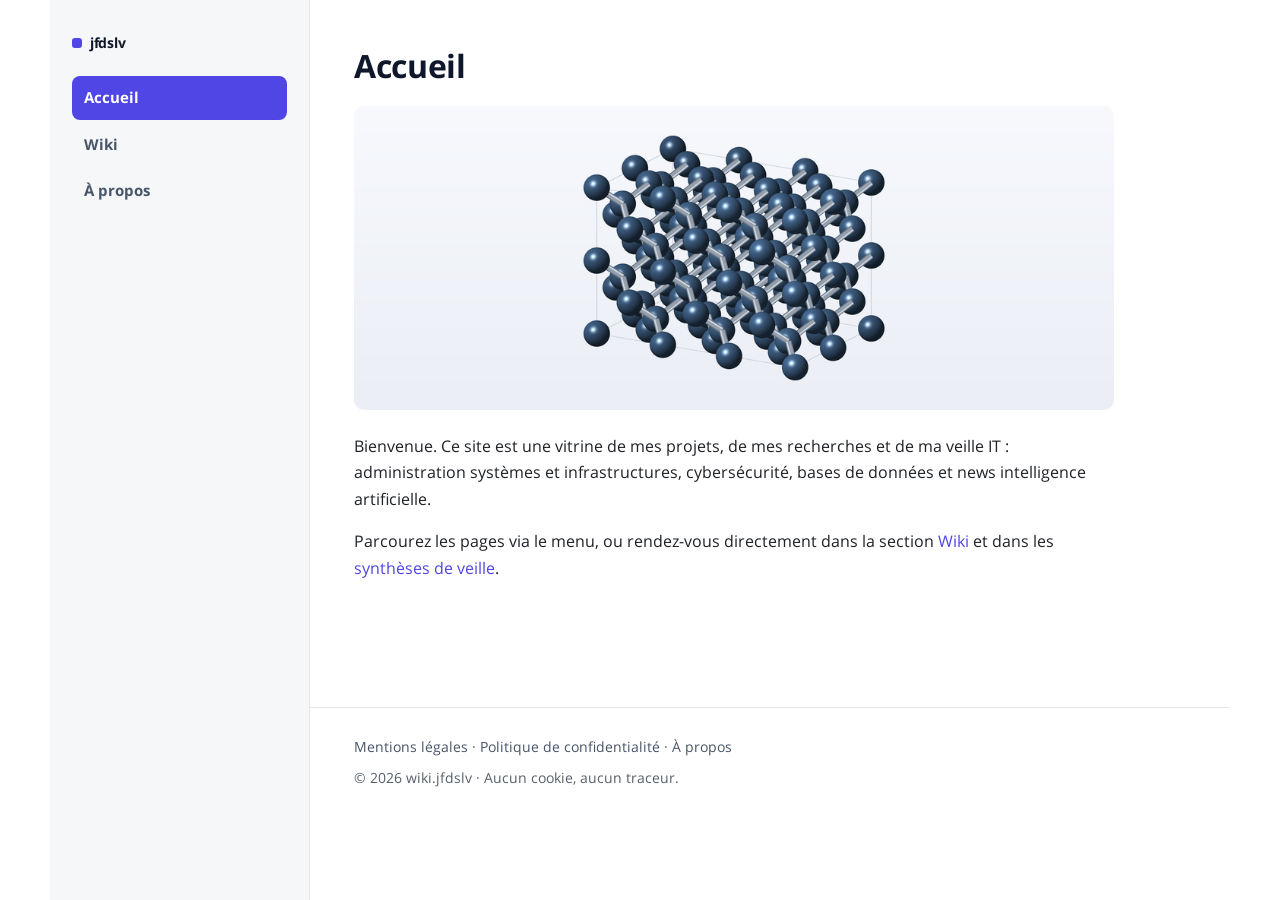
<file: index.html>
<!DOCTYPE html>
<html lang="fr">
<head>
<title>jfdslv</title>
<meta charset="utf-8" />
<meta name="description" content="Bienvenue. Ce site est une vitrine de mes projets, de mes recherches et de ma veille IT : administration systèmes et infrastructures, cybersécurité,…" />
<meta name="author" content="Wiki_Yellow" />
<meta name="generator" content="Datenstrom Yellow" />
<meta name="viewport" content="width=device-width, initial-scale=1" />
<link rel="stylesheet" type="text/css" media="all" href="/assets/stockholm.css" />
<link rel="icon" type="image/png" href="/assets/stockholm.png" />
</head>
<body>
<a class="skip-link" href="#contenu">Aller au contenu</a>
<div class="page layout-default">
<div class="header" role="banner">
<div class="sitename">
<p class="sitename-title"><a href="/"><i class="sitename-logo"></i>jfdslv</a></p>
</div>
<div class="sitename-banner"></div>
<div class="navigation" role="navigation" aria-label="Principale">
<ul>
<li><a class="active" aria-current="page" href="/">Accueil</a></li>
<li><a href="/wiki/">Wiki</a></li>
<li><a href="/about/">À propos</a></li>
</ul>
</div>
<div class="navigation-banner"></div>
</div>
<div class="content">
<div class="main" role="main" id="contenu" tabindex="-1">
<h1>Accueil</h1>
<p><img src="/media/images/silicium-reseau-cubique.png" width="1000" height="400" alt="Structure cristalline du silicium : réseau diamant cubique, atomes de silicium liés en géométrie tétraédrique" title="Structure cristalline du silicium : réseau diamant cubique, atomes de silicium liés en géométrie tétraédrique" class="rounded" /></p>

<p>Bienvenue. Ce site est une vitrine de mes projets, de mes recherches et de ma veille IT : administration systèmes et infrastructures, cybersécurité, bases de données et news intelligence artificielle.</p>

<p>Parcourez les pages via le menu, ou rendez-vous directement dans la section <a href="/wiki/">Wiki</a> et dans les <a href="/wiki/veille-it/">synthèses de veille</a>.</p>
</div>
</div>
<div class="footer" role="contentinfo">
<div class="siteinfo">
<p><a href="/mentions-legales/">Mentions légales</a> · <a href="/confidentialite/">Politique de confidentialité</a> · <a href="/about/">À propos</a></p>

<p>© 2026 wiki.jfdslv · Aucun cookie, aucun traceur.</p>
</div>
<div class="siteinfo-banner"></div>
</div>
</div>
</body>
</html>
</file>
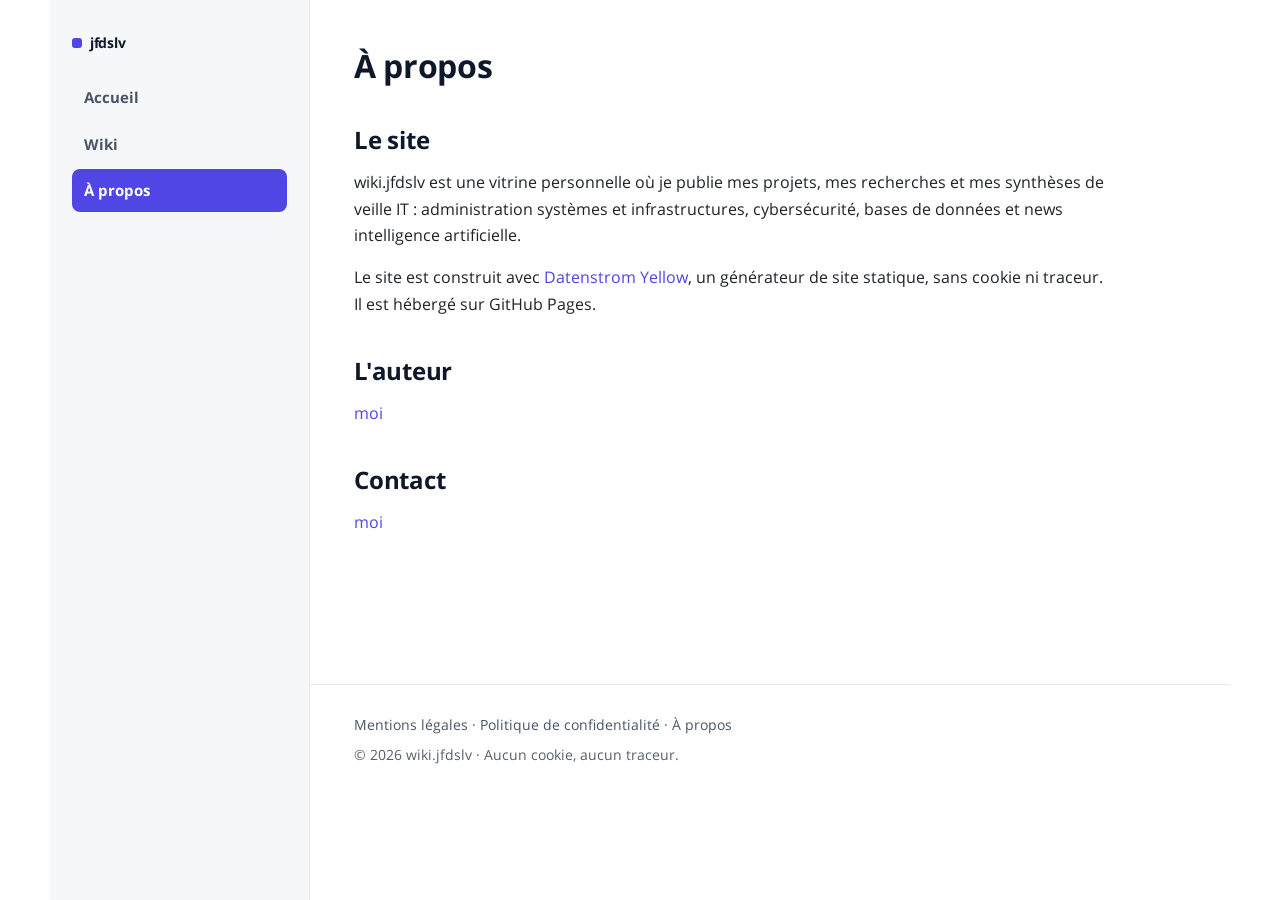
<file: about/index.html>
<!DOCTYPE html>
<html lang="fr">
<head>
<title>À propos - jfdslv</title>
<meta charset="utf-8" />
<meta name="description" content="À propos de wiki.jfdslv : vitrine de projets, de recherches et de veille IT." />
<meta name="author" content="Wiki_Yellow" />
<meta name="generator" content="Datenstrom Yellow" />
<meta name="viewport" content="width=device-width, initial-scale=1" />
<link rel="stylesheet" type="text/css" media="all" href="/assets/stockholm.css" />
<link rel="icon" type="image/png" href="/assets/stockholm.png" />
</head>
<body>
<a class="skip-link" href="#contenu">Aller au contenu</a>
<div class="page layout-default">
<div class="header" role="banner">
<div class="sitename">
<p class="sitename-title"><a href="/"><i class="sitename-logo"></i>jfdslv</a></p>
</div>
<div class="sitename-banner"></div>
<div class="navigation" role="navigation" aria-label="Principale">
<ul>
<li><a href="/">Accueil</a></li>
<li><a href="/wiki/">Wiki</a></li>
<li><a class="active" aria-current="page" href="/about/">À propos</a></li>
</ul>
</div>
<div class="navigation-banner"></div>
</div>
<div class="content">
<div class="main" role="main" id="contenu" tabindex="-1">
<h1>À propos</h1>
<h2 id="le-site">Le site</h2>

<p>wiki.jfdslv est une vitrine personnelle où je publie mes projets, mes recherches et mes synthèses de veille IT : administration systèmes et infrastructures, cybersécurité, bases de données et news intelligence artificielle.</p>

<p>Le site est construit avec <a href="https://datenstrom.se/yellow/">Datenstrom Yellow</a>, un générateur de site statique, sans cookie ni traceur. Il est hébergé sur GitHub Pages.</p>

<h2 id="l-auteur">L'auteur</h2>

<p><a href="https://jfdslv.fr/">moi</a></p>

<h2 id="contact">Contact</h2>

<p><a href="https://jfdslv.fr/">moi</a></p>
</div>
</div>
<div class="footer" role="contentinfo">
<div class="siteinfo">
<p><a href="/mentions-legales/">Mentions légales</a> · <a href="/confidentialite/">Politique de confidentialité</a> · <a href="/about/">À propos</a></p>

<p>© 2026 wiki.jfdslv · Aucun cookie, aucun traceur.</p>
</div>
<div class="siteinfo-banner"></div>
</div>
</div>
</body>
</html>
</file>
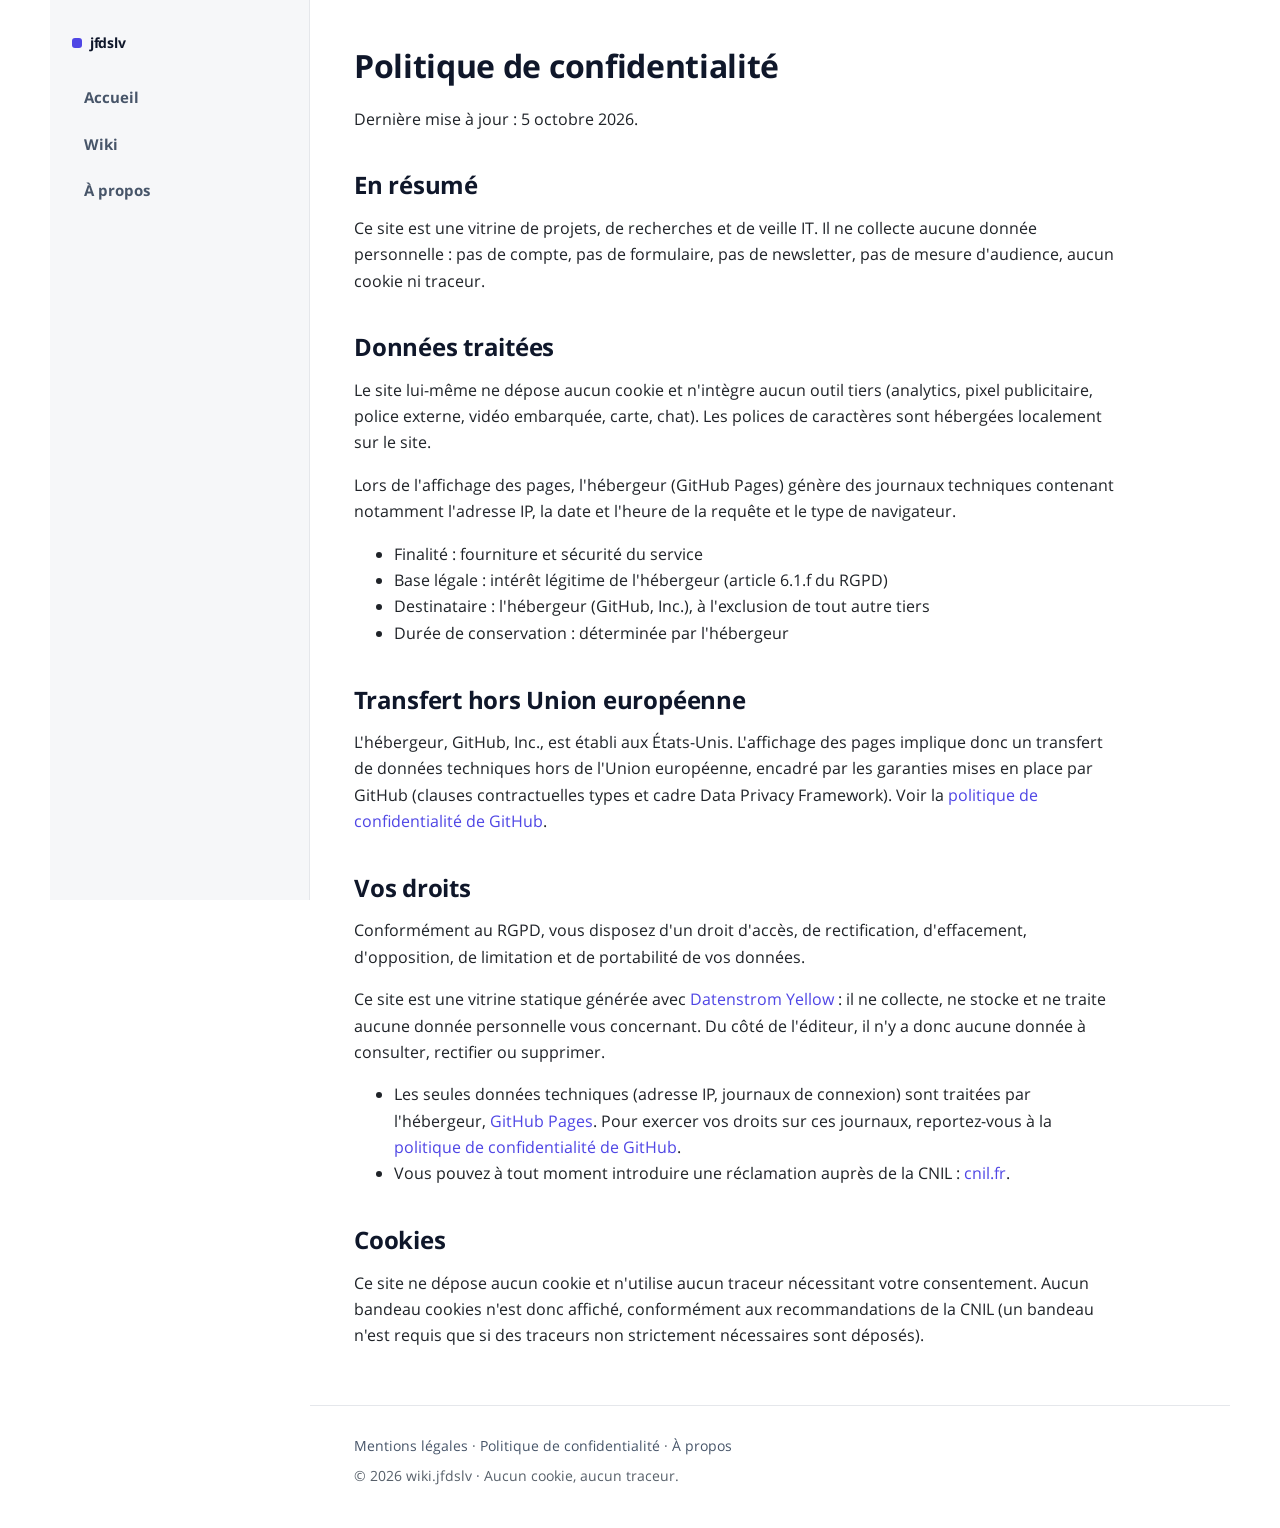
<file: confidentialite/index.html>
<!DOCTYPE html>
<html lang="fr">
<head>
<title>Politique de confidentialité - jfdslv</title>
<meta charset="utf-8" />
<meta name="description" content="Politique de confidentialité du site wiki.jfdslv. Le site ne collecte aucune donnée personnelle." />
<meta name="author" content="Wiki_Yellow" />
<meta name="generator" content="Datenstrom Yellow" />
<meta name="viewport" content="width=device-width, initial-scale=1" />
<link rel="stylesheet" type="text/css" media="all" href="/assets/stockholm.css" />
<link rel="icon" type="image/png" href="/assets/stockholm.png" />
</head>
<body>
<a class="skip-link" href="#contenu">Aller au contenu</a>
<div class="page layout-default">
<div class="header" role="banner">
<div class="sitename">
<p class="sitename-title"><a href="/"><i class="sitename-logo"></i>jfdslv</a></p>
</div>
<div class="sitename-banner"></div>
<div class="navigation" role="navigation" aria-label="Principale">
<ul>
<li><a href="/">Accueil</a></li>
<li><a href="/wiki/">Wiki</a></li>
<li><a href="/about/">À propos</a></li>
</ul>
</div>
<div class="navigation-banner"></div>
</div>
<div class="content">
<div class="main" role="main" id="contenu" tabindex="-1">
<h1>Politique de confidentialité</h1>
<p>Dernière mise à jour : 5 octobre 2026.</p>

<h2 id="en-résumé">En résumé</h2>

<p>Ce site est une vitrine de projets, de recherches et de veille IT. Il ne collecte aucune donnée personnelle : pas de compte, pas de formulaire, pas de newsletter, pas de mesure d'audience, aucun cookie ni traceur.</p>

<h2 id="données-traitées">Données traitées</h2>

<p>Le site lui-même ne dépose aucun cookie et n'intègre aucun outil tiers (analytics, pixel publicitaire, police externe, vidéo embarquée, carte, chat). Les polices de caractères sont hébergées localement sur le site.</p>

<p>Lors de l'affichage des pages, l'hébergeur (GitHub Pages) génère des journaux techniques contenant notamment l'adresse IP, la date et l'heure de la requête et le type de navigateur.</p>

<ul>
<li>Finalité : fourniture et sécurité du service</li>
<li>Base légale : intérêt légitime de l'hébergeur (article 6.1.f du RGPD)</li>
<li>Destinataire : l'hébergeur (GitHub, Inc.), à l'exclusion de tout autre tiers</li>
<li>Durée de conservation : déterminée par l'hébergeur</li>
</ul>

<h2 id="transfert-hors-union-européenne">Transfert hors Union européenne</h2>

<p>L'hébergeur, GitHub, Inc., est établi aux États-Unis. L'affichage des pages implique donc un transfert de données techniques hors de l'Union européenne, encadré par les garanties mises en place par GitHub (clauses contractuelles types et cadre Data Privacy Framework). Voir la <a href="https://docs.github.com/fr/site-policy/privacy-policies/github-general-privacy-statement">politique de confidentialité de GitHub</a>.</p>

<h2 id="vos-droits">Vos droits</h2>

<p>Conformément au RGPD, vous disposez d'un droit d'accès, de rectification, d'effacement, d'opposition, de limitation et de portabilité de vos données.</p>

<p>Ce site est une vitrine statique générée avec <a href="https://datenstrom.se/yellow/">Datenstrom Yellow</a> : il ne collecte, ne stocke et ne traite aucune donnée personnelle vous concernant. Du côté de l'éditeur, il n'y a donc aucune donnée à consulter, rectifier ou supprimer.</p>

<ul>
<li>Les seules données techniques (adresse IP, journaux de connexion) sont traitées par l'hébergeur, <a href="https://docs.github.com/fr/pages">GitHub Pages</a>. Pour exercer vos droits sur ces journaux, reportez-vous à la <a href="https://docs.github.com/fr/site-policy/privacy-policies/github-general-privacy-statement">politique de confidentialité de GitHub</a>.</li>
<li>Vous pouvez à tout moment introduire une réclamation auprès de la CNIL : <a href="https://www.cnil.fr">cnil.fr</a>.</li>
</ul>

<h2 id="cookies">Cookies</h2>

<p>Ce site ne dépose aucun cookie et n'utilise aucun traceur nécessitant votre consentement. Aucun bandeau cookies n'est donc affiché, conformément aux recommandations de la CNIL (un bandeau n'est requis que si des traceurs non strictement nécessaires sont déposés).</p>
</div>
</div>
<div class="footer" role="contentinfo">
<div class="siteinfo">
<p><a href="/mentions-legales/">Mentions légales</a> · <a href="/confidentialite/">Politique de confidentialité</a> · <a href="/about/">À propos</a></p>

<p>© 2026 wiki.jfdslv · Aucun cookie, aucun traceur.</p>
</div>
<div class="siteinfo-banner"></div>
</div>
</div>
</body>
</html>
</file>
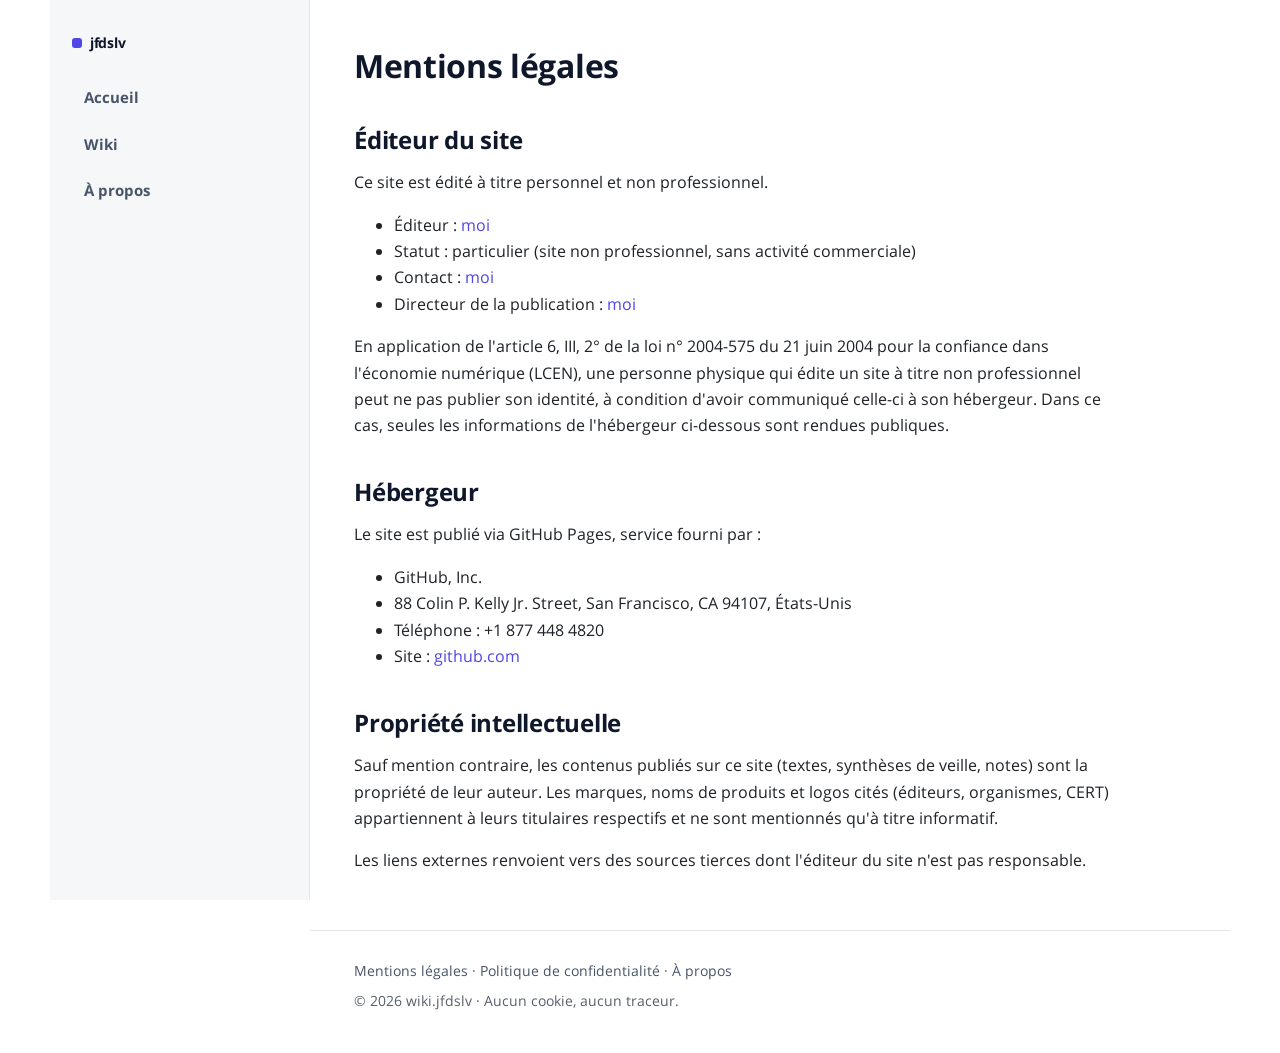
<file: mentions-legales/index.html>
<!DOCTYPE html>
<html lang="fr">
<head>
<title>Mentions légales - jfdslv</title>
<meta charset="utf-8" />
<meta name="description" content="Mentions légales du site wiki.jfdslv : éditeur et hébergeur." />
<meta name="author" content="Wiki_Yellow" />
<meta name="generator" content="Datenstrom Yellow" />
<meta name="viewport" content="width=device-width, initial-scale=1" />
<link rel="stylesheet" type="text/css" media="all" href="/assets/stockholm.css" />
<link rel="icon" type="image/png" href="/assets/stockholm.png" />
</head>
<body>
<a class="skip-link" href="#contenu">Aller au contenu</a>
<div class="page layout-default">
<div class="header" role="banner">
<div class="sitename">
<p class="sitename-title"><a href="/"><i class="sitename-logo"></i>jfdslv</a></p>
</div>
<div class="sitename-banner"></div>
<div class="navigation" role="navigation" aria-label="Principale">
<ul>
<li><a href="/">Accueil</a></li>
<li><a href="/wiki/">Wiki</a></li>
<li><a href="/about/">À propos</a></li>
</ul>
</div>
<div class="navigation-banner"></div>
</div>
<div class="content">
<div class="main" role="main" id="contenu" tabindex="-1">
<h1>Mentions légales</h1>
<h2 id="éditeur-du-site">Éditeur du site</h2>

<p>Ce site est édité à titre personnel et non professionnel.</p>

<ul>
<li>Éditeur : <a href="https://jfdslv.fr/">moi</a></li>
<li>Statut : particulier (site non professionnel, sans activité commerciale)</li>
<li>Contact : <a href="https://jfdslv.fr/">moi</a></li>
<li>Directeur de la publication : <a href="https://jfdslv.fr/">moi</a></li>
</ul>

<p>En application de l'article 6, III, 2° de la loi n° 2004-575 du 21 juin 2004 pour la confiance dans l'économie numérique (LCEN), une personne physique qui édite un site à titre non professionnel peut ne pas publier son identité, à condition d'avoir communiqué celle-ci à son hébergeur. Dans ce cas, seules les informations de l'hébergeur ci-dessous sont rendues publiques.</p>

<h2 id="hébergeur">Hébergeur</h2>

<p>Le site est publié via GitHub Pages, service fourni par :</p>

<ul>
<li>GitHub, Inc.</li>
<li>88 Colin P. Kelly Jr. Street, San Francisco, CA 94107, États-Unis</li>
<li>Téléphone : +1 877 448 4820</li>
<li>Site : <a href="https://github.com">github.com</a></li>
</ul>

<h2 id="propriété-intellectuelle">Propriété intellectuelle</h2>

<p>Sauf mention contraire, les contenus publiés sur ce site (textes, synthèses de veille, notes) sont la propriété de leur auteur. Les marques, noms de produits et logos cités (éditeurs, organismes, CERT) appartiennent à leurs titulaires respectifs et ne sont mentionnés qu'à titre informatif.</p>

<p>Les liens externes renvoient vers des sources tierces dont l'éditeur du site n'est pas responsable.</p>
</div>
</div>
<div class="footer" role="contentinfo">
<div class="siteinfo">
<p><a href="/mentions-legales/">Mentions légales</a> · <a href="/confidentialite/">Politique de confidentialité</a> · <a href="/about/">À propos</a></p>

<p>© 2026 wiki.jfdslv · Aucun cookie, aucun traceur.</p>
</div>
<div class="siteinfo-banner"></div>
</div>
</div>
</body>
</html>
</file>
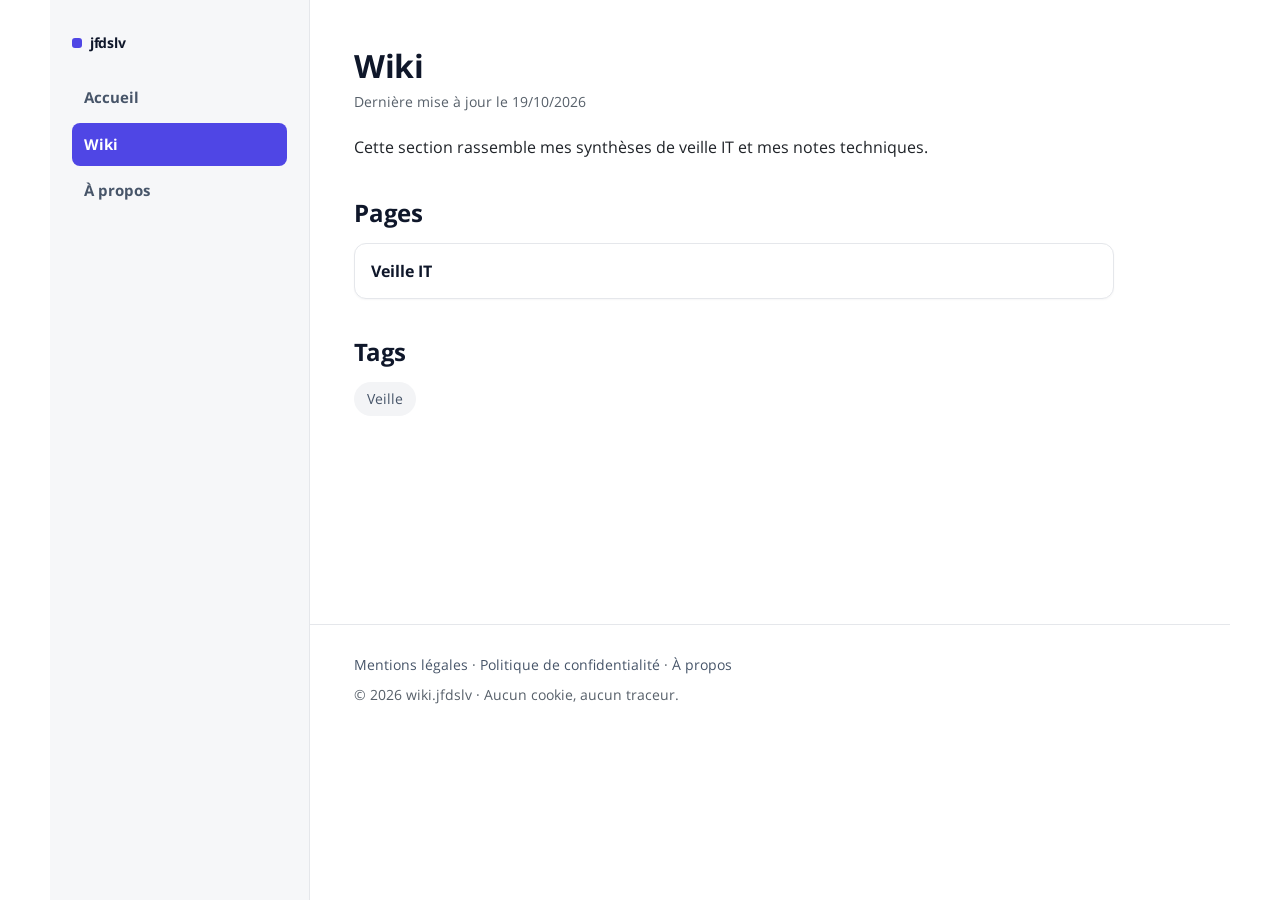
<file: wiki/index.html>
<!DOCTYPE html>
<html lang="fr">
<head>
<title>Wiki - jfdslv</title>
<meta charset="utf-8" />
<meta name="description" content="Cette section rassemble mes synthèses de veille IT et mes notes techniques. Pages Veille IT Tags Veille" />
<meta name="author" content="Wiki_Yellow" />
<meta name="generator" content="Datenstrom Yellow" />
<meta name="viewport" content="width=device-width, initial-scale=1" />
<link rel="stylesheet" type="text/css" media="all" href="/assets/stockholm.css" />
<link rel="icon" type="image/png" href="/assets/stockholm.png" />
</head>
<body>
<a class="skip-link" href="#contenu">Aller au contenu</a>
<div class="page layout-wiki">
<div class="header" role="banner">
<div class="sitename">
<p class="sitename-title"><a href="/"><i class="sitename-logo"></i>jfdslv</a></p>
</div>
<div class="sitename-banner"></div>
<div class="navigation" role="navigation" aria-label="Principale">
<ul>
<li><a href="/">Accueil</a></li>
<li><a class="active" aria-current="page" href="/wiki/">Wiki</a></li>
<li><a href="/about/">À propos</a></li>
</ul>
</div>
<div class="navigation-banner"></div>
</div>
<div class="content">
<div class="main" role="main" id="contenu" tabindex="-1">
<div class="entry">
<div class="entry-title"><h1>Wiki</h1></div>
<div class="entry-meta"><p>Dernière mise à jour le 19/10/2026</p></div>
<div class="entry-content"><p>Cette section rassemble mes synthèses de veille IT et mes notes techniques.</p>

<h2 id="pages">Pages</h2>

<div class="wikipages">
<ul>
<li><a class="tag-veille" href="/wiki/veille-it">Veille IT</a></li>
</ul>
</div>


<h2 id="tags">Tags</h2>

<div class="wikitags">
<ul>
<li><a href="/wiki/tag:veille/">Veille</a></li>
</ul>
</div>

</div>
</div>
</div>
</div>
<div class="footer" role="contentinfo">
<div class="siteinfo">
<p><a href="/mentions-legales/">Mentions légales</a> · <a href="/confidentialite/">Politique de confidentialité</a> · <a href="/about/">À propos</a></p>

<p>© 2026 wiki.jfdslv · Aucun cookie, aucun traceur.</p>
</div>
<div class="siteinfo-banner"></div>
</div>
</div>
</body>
</html>
</file>
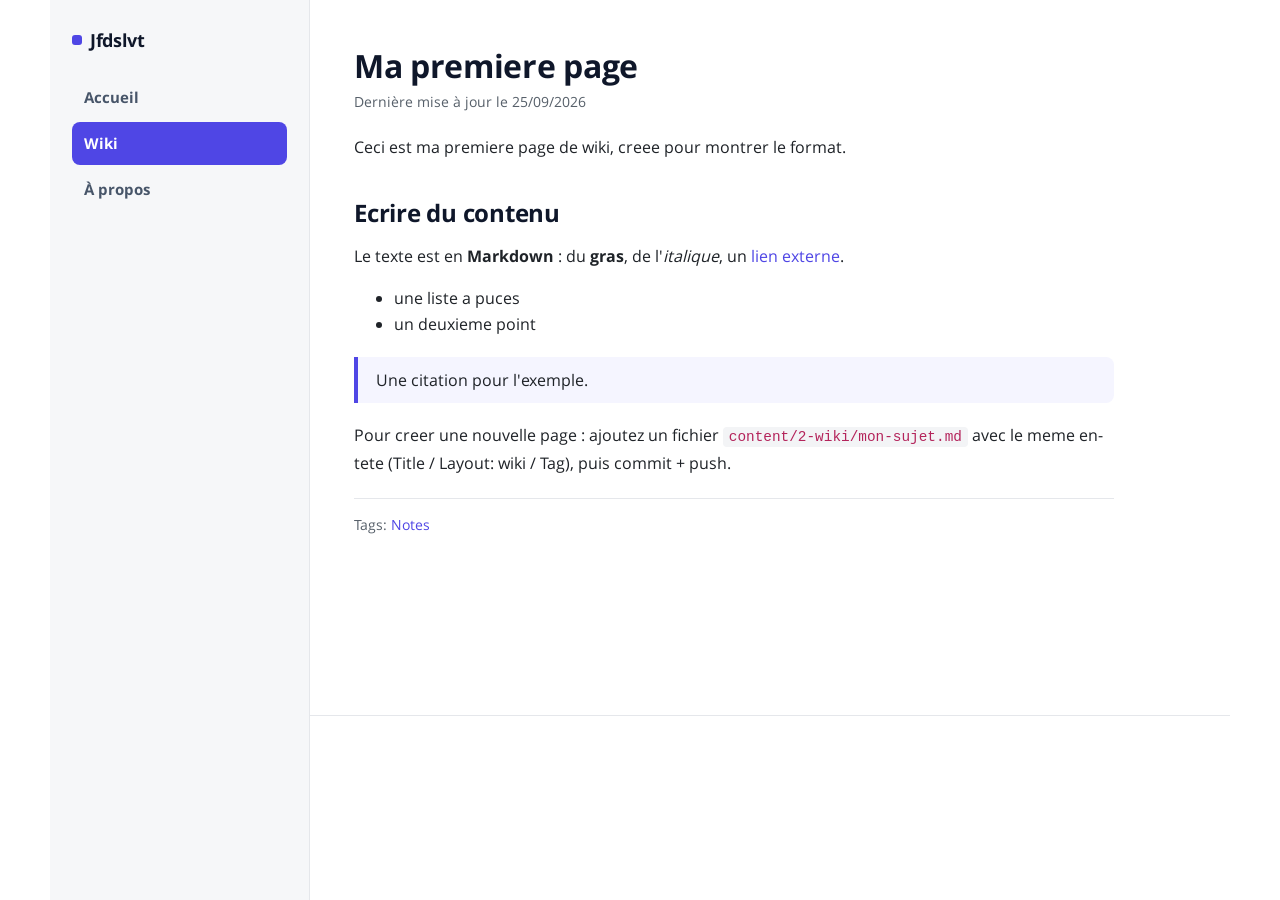
<file: wiki/ma-premiere-page/index.html>
<!DOCTYPE html>
<html lang="fr">
<head>
<title>Ma premiere page - Jfdslvt</title>
<meta charset="utf-8" />
<meta name="description" content="Ceci est ma premiere page de wiki, creee pour montrer le format. Ecrire du contenu Le texte est en Markdown : du gras, de l&#039;italique, un lien externe…" />
<meta name="author" content="Wiki_Yellow" />
<meta name="generator" content="Datenstrom Yellow" />
<meta name="viewport" content="width=device-width, initial-scale=1" />
<link rel="stylesheet" type="text/css" media="all" href="/assets/stockholm.css" />
<link rel="icon" type="image/png" href="/assets/stockholm.png" />
</head>
<body>
<div class="page layout-wiki">
<div class="header" role="banner">
<div class="sitename">
<h1><a href="/"><i class="sitename-logo"></i>Jfdslvt</a></h1>
</div>
<div class="sitename-banner"></div>
<div class="navigation" role="navigation" aria-label="Principale">
<ul>
<li><a href="/">Accueil</a></li>
<li><a class="active" aria-current="page" href="/wiki/">Wiki</a></li>
<li><a href="/about/">À propos</a></li>
</ul>
</div>
<div class="navigation-banner"></div>
</div>
<div class="content">
<div class="main" role="main">
<div class="entry tag-notes">
<div class="entry-title"><h1>Ma premiere page</h1></div>
<div class="entry-meta"><p>Dernière mise à jour le 25/09/2026</p></div>
<div class="entry-content"><p>Ceci est ma premiere page de wiki, creee pour montrer le format.</p>

<h2 id="ecrire-du-contenu">Ecrire du contenu</h2>

<p>Le texte est en <strong>Markdown</strong> : du <strong>gras</strong>, de l'<em>italique</em>, un <a href="https://datenstrom.se/yellow/help/">lien externe</a>.</p>

<ul>
<li>une liste a puces</li>
<li>un deuxieme point</li>
</ul>

<blockquote>
  <p>Une citation pour l'exemple.</p>
</blockquote>

<p>Pour creer une nouvelle page : ajoutez un fichier <code>content/2-wiki/mon-sujet.md</code> avec le meme en-tete (Title / Layout: wiki / Tag), puis commit + push.</p>
</div>
<div class="entry-tags">
<p>Tags: <a href="/wiki/tag:notes/">Notes</a></p>
</div>
</div>
</div>
</div>
<div class="footer" role="contentinfo">
<div class="siteinfo">
</div>
<div class="siteinfo-banner"></div>
</div>
</div>
</body>
</html>
</file>
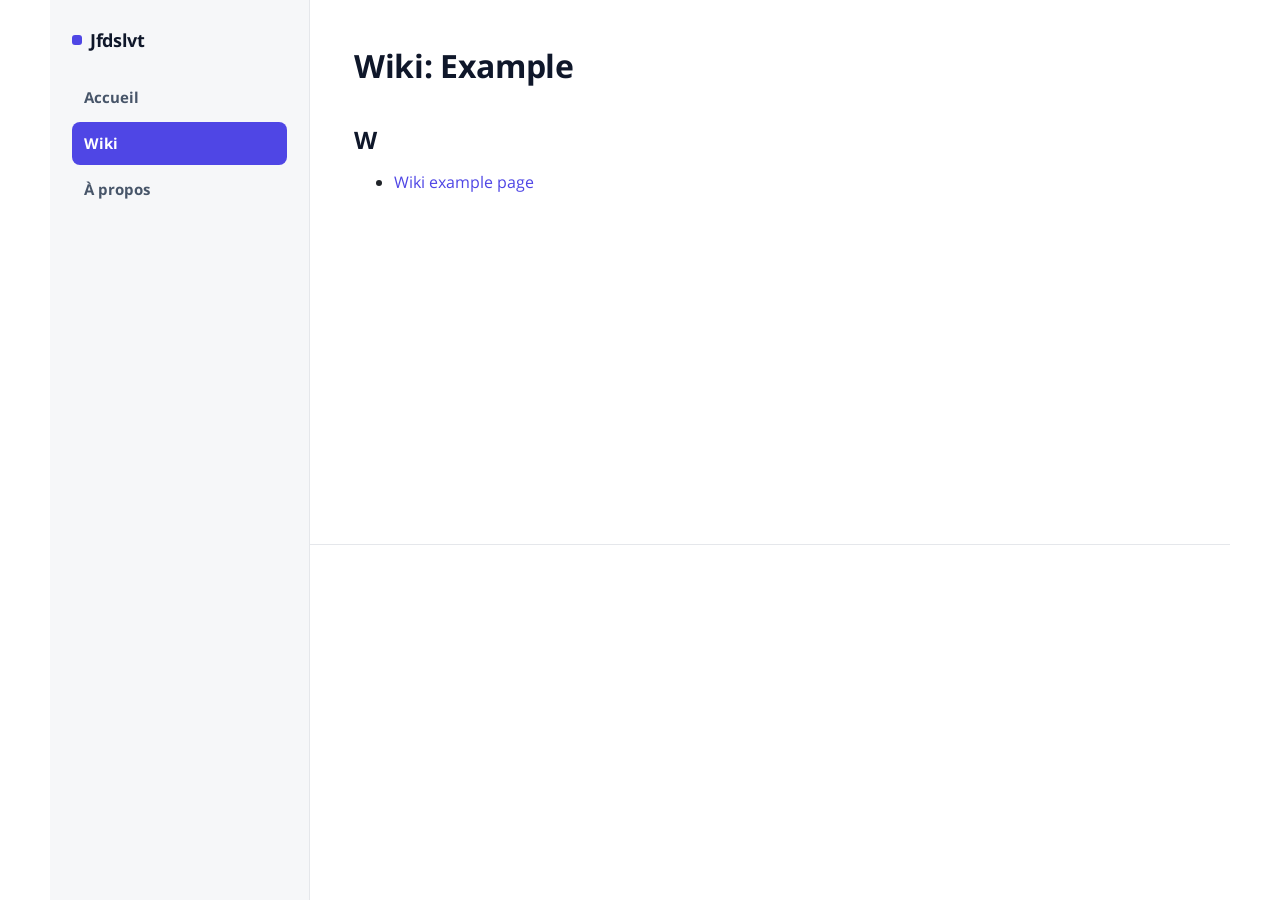
<file: wiki/tag:example/index.html>
<!DOCTYPE html>
<html lang="fr">
<head>
<title>Example - Jfdslvt</title>
<meta charset="utf-8" />
<meta name="description" content="Datenstrom Yellow is for people who make small websites. Download one file, unzip it and copy everything to your web server. Your website is…" />
<meta name="author" content="Wiki_Yellow" />
<meta name="generator" content="Datenstrom Yellow" />
<meta name="viewport" content="width=device-width, initial-scale=1" />
<link rel="stylesheet" type="text/css" media="all" href="/assets/stockholm.css" />
<link rel="icon" type="image/png" href="/assets/stockholm.png" />
</head>
<body>
<div class="page layout-wiki-start">
<div class="header" role="banner">
<div class="sitename">
<h1><a href="/"><i class="sitename-logo"></i>Jfdslvt</a></h1>
</div>
<div class="sitename-banner"></div>
<div class="navigation" role="navigation" aria-label="Principale">
<ul>
<li><a href="/">Accueil</a></li>
<li><a class="active" aria-current="page" href="/wiki/">Wiki</a></li>
<li><a href="/about/">À propos</a></li>
</ul>
</div>
<div class="navigation-banner"></div>
</div>
<div class="content">
<div class="main" role="main">
<h1>Wiki: Example</h1>
<h2>W</h2>
<ul>
<li><a href="/wiki/wiki-example-page">Wiki example page</a></li>
</ul>
</div>
</div>
<div class="footer" role="contentinfo">
<div class="siteinfo">
</div>
<div class="siteinfo-banner"></div>
</div>
</div>
</body>
</html>
</file>
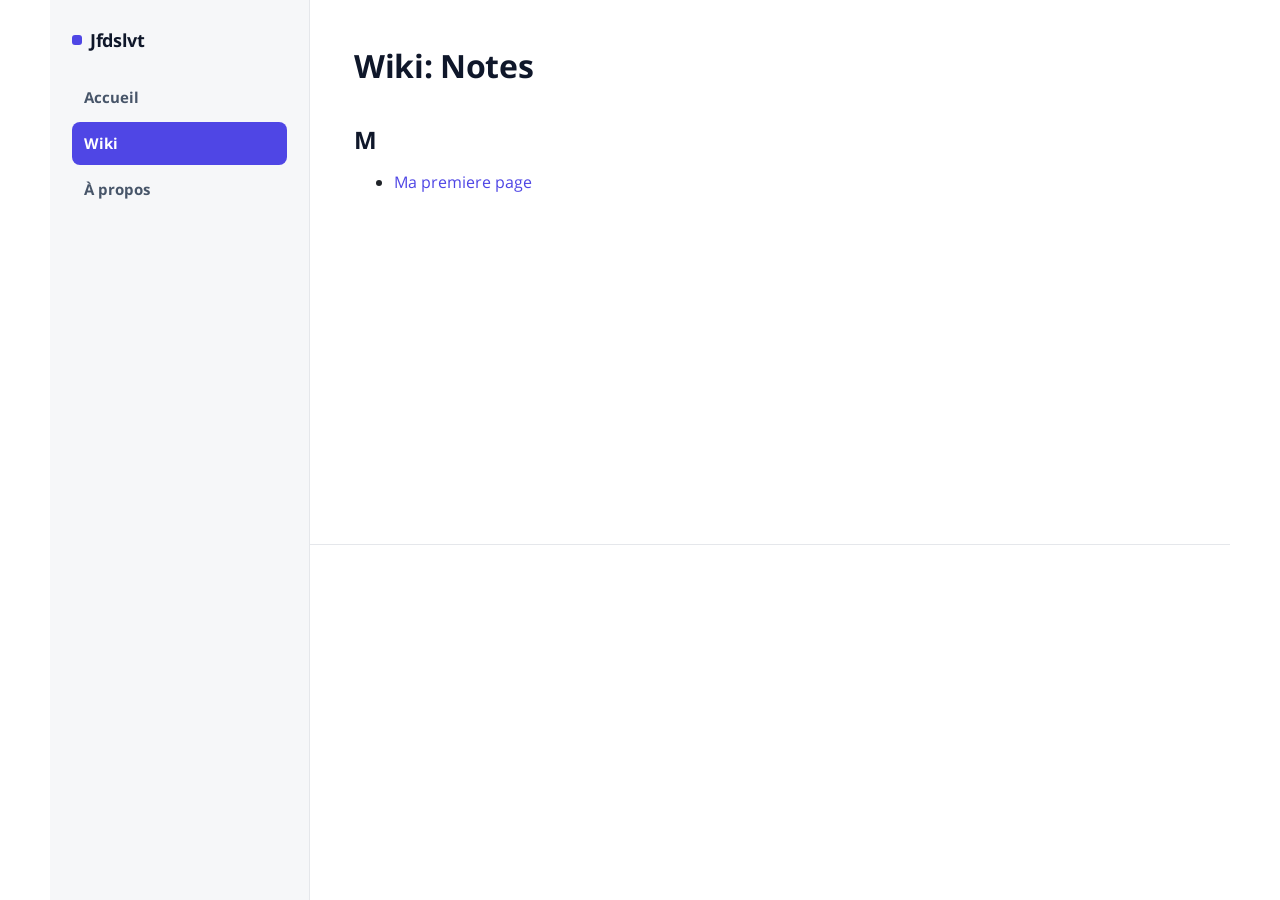
<file: wiki/tag:notes/index.html>
<!DOCTYPE html>
<html lang="fr">
<head>
<title>Notes - Jfdslvt</title>
<meta charset="utf-8" />
<meta name="description" content="Datenstrom Yellow is for people who make small websites. Download one file, unzip it and copy everything to your web server. Your website is…" />
<meta name="author" content="Wiki_Yellow" />
<meta name="generator" content="Datenstrom Yellow" />
<meta name="viewport" content="width=device-width, initial-scale=1" />
<link rel="stylesheet" type="text/css" media="all" href="/assets/stockholm.css" />
<link rel="icon" type="image/png" href="/assets/stockholm.png" />
</head>
<body>
<div class="page layout-wiki-start">
<div class="header" role="banner">
<div class="sitename">
<h1><a href="/"><i class="sitename-logo"></i>Jfdslvt</a></h1>
</div>
<div class="sitename-banner"></div>
<div class="navigation" role="navigation" aria-label="Principale">
<ul>
<li><a href="/">Accueil</a></li>
<li><a class="active" aria-current="page" href="/wiki/">Wiki</a></li>
<li><a href="/about/">À propos</a></li>
</ul>
</div>
<div class="navigation-banner"></div>
</div>
<div class="content">
<div class="main" role="main">
<h1>Wiki: Notes</h1>
<h2>M</h2>
<ul>
<li><a href="/wiki/ma-premiere-page">Ma premiere page</a></li>
</ul>
</div>
</div>
<div class="footer" role="contentinfo">
<div class="siteinfo">
</div>
<div class="siteinfo-banner"></div>
</div>
</div>
</body>
</html>
</file>
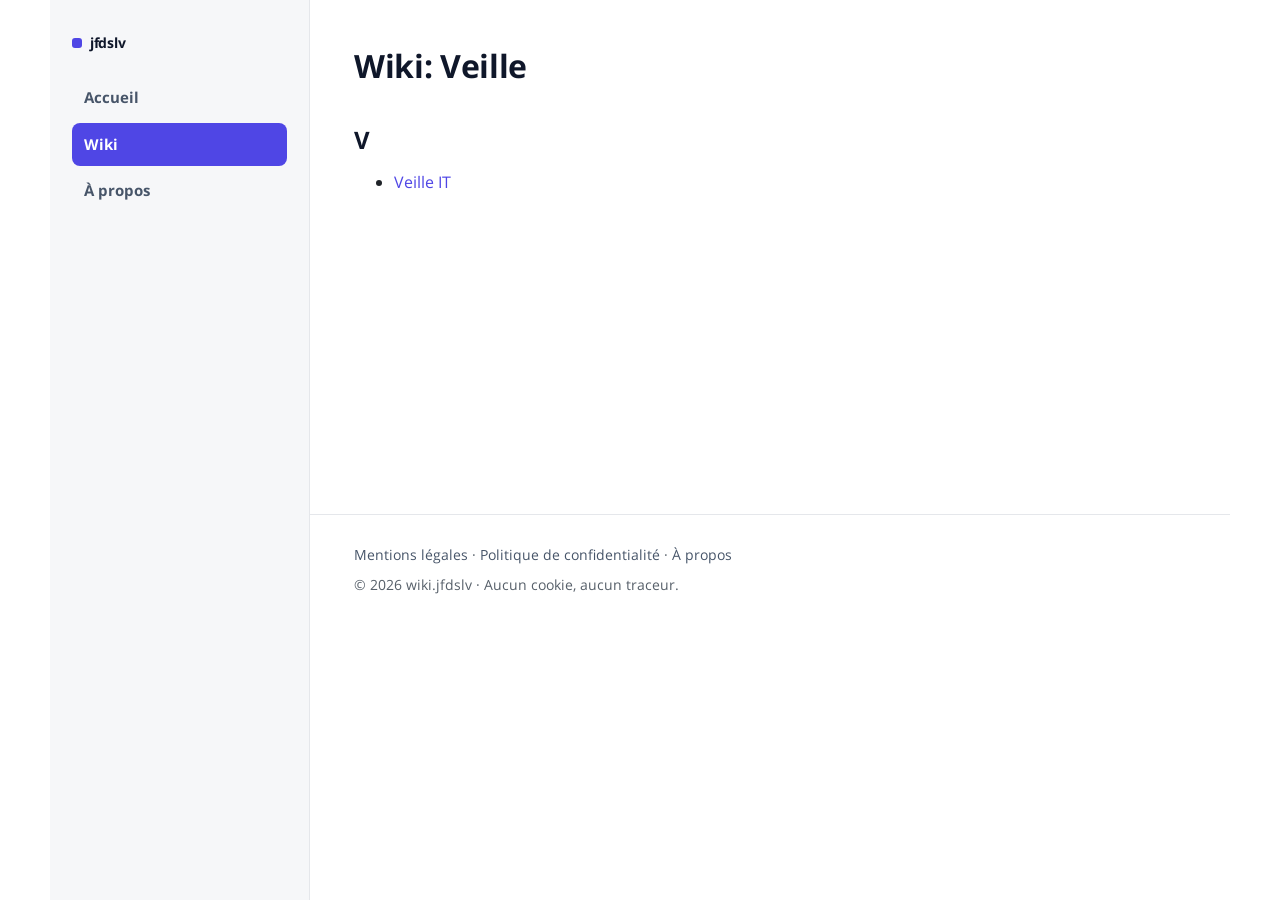
<file: wiki/tag:veille/index.html>
<!DOCTYPE html>
<html lang="fr">
<head>
<title>Veille - jfdslv</title>
<meta charset="utf-8" />
<meta name="description" content="Cette section rassemble mes synthèses de veille IT et mes notes techniques. Pages Veille IT Tags Veille" />
<meta name="author" content="Wiki_Yellow" />
<meta name="generator" content="Datenstrom Yellow" />
<meta name="viewport" content="width=device-width, initial-scale=1" />
<link rel="stylesheet" type="text/css" media="all" href="/assets/stockholm.css" />
<link rel="icon" type="image/png" href="/assets/stockholm.png" />
</head>
<body>
<a class="skip-link" href="#contenu">Aller au contenu</a>
<div class="page layout-wiki-start">
<div class="header" role="banner">
<div class="sitename">
<p class="sitename-title"><a href="/"><i class="sitename-logo"></i>jfdslv</a></p>
</div>
<div class="sitename-banner"></div>
<div class="navigation" role="navigation" aria-label="Principale">
<ul>
<li><a href="/">Accueil</a></li>
<li><a class="active" aria-current="page" href="/wiki/">Wiki</a></li>
<li><a href="/about/">À propos</a></li>
</ul>
</div>
<div class="navigation-banner"></div>
</div>
<div class="content">
<div class="main" role="main" id="contenu" tabindex="-1">
<h1>Wiki: Veille</h1>
<h2>V</h2>
<ul>
<li><a href="/wiki/veille-it">Veille IT</a></li>
</ul>
</div>
</div>
<div class="footer" role="contentinfo">
<div class="siteinfo">
<p><a href="/mentions-legales/">Mentions légales</a> · <a href="/confidentialite/">Politique de confidentialité</a> · <a href="/about/">À propos</a></p>

<p>© 2026 wiki.jfdslv · Aucun cookie, aucun traceur.</p>
</div>
<div class="siteinfo-banner"></div>
</div>
</div>
</body>
</html>
</file>
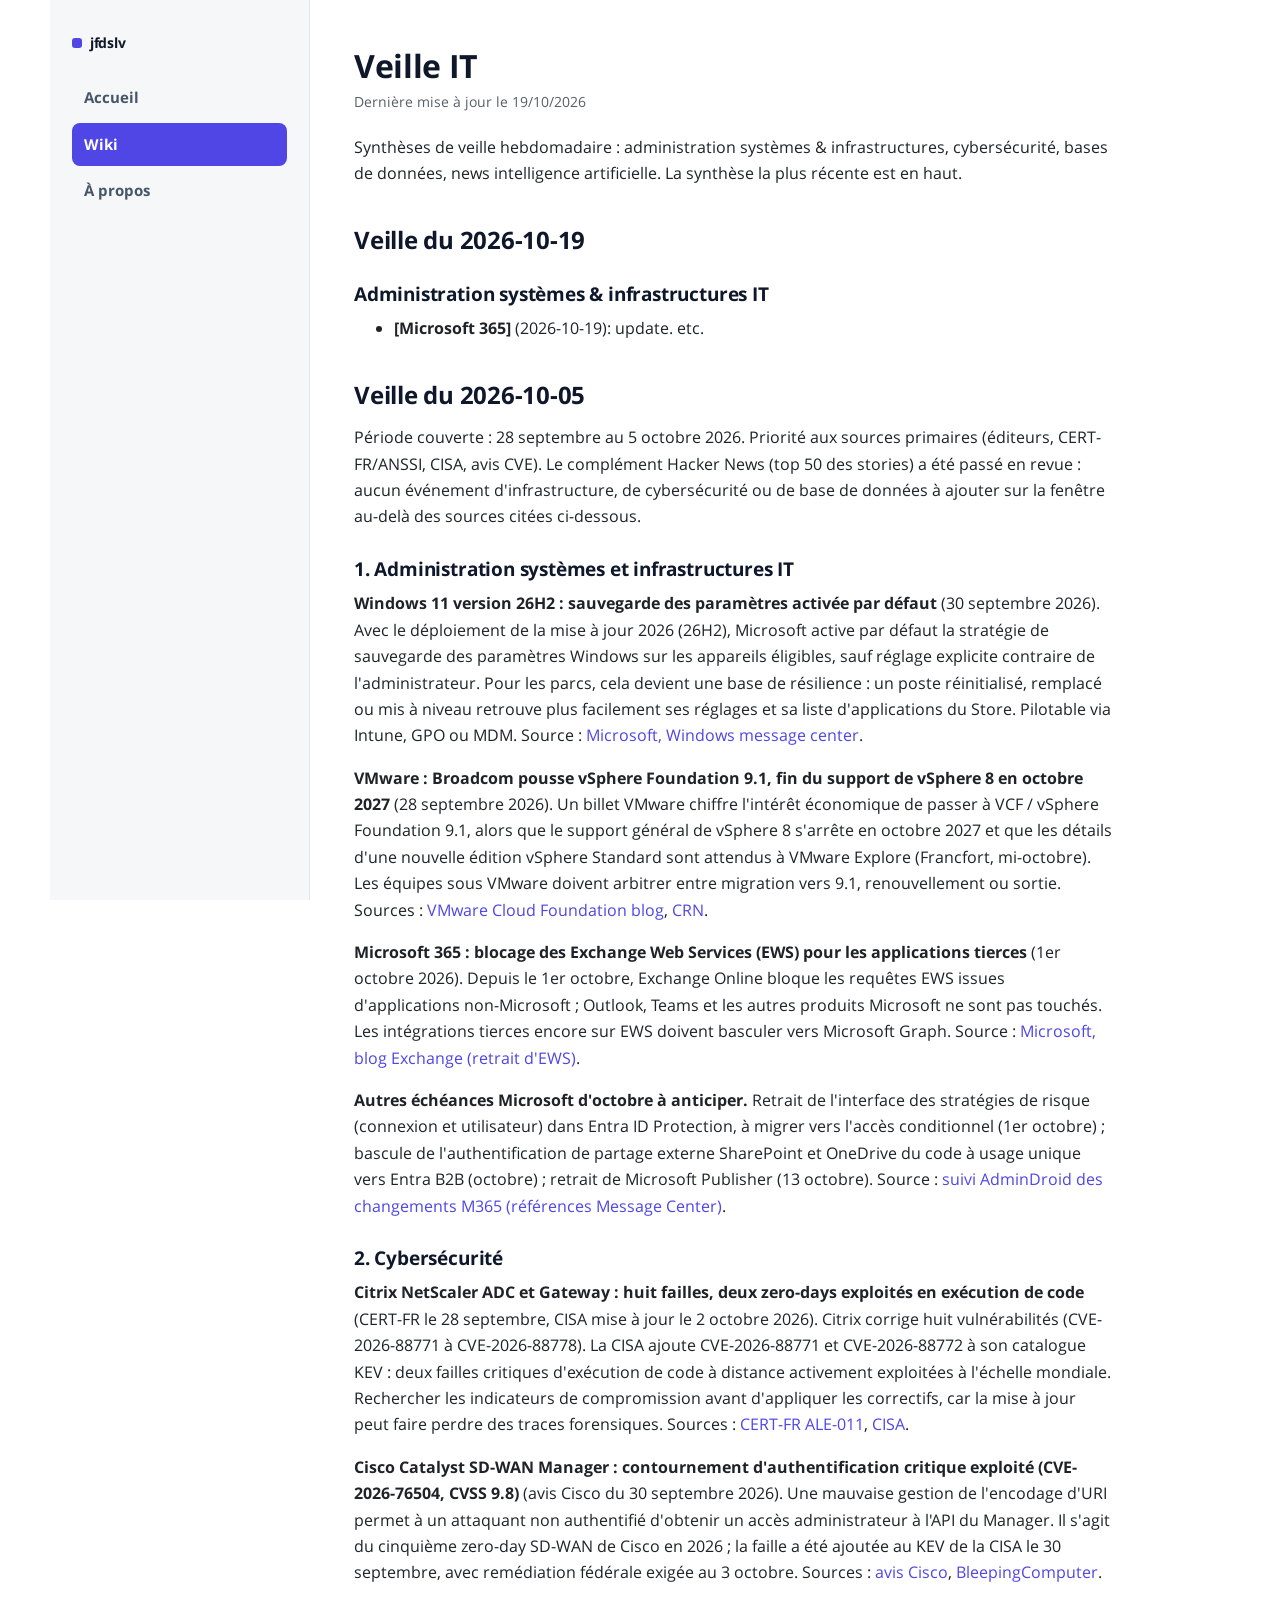
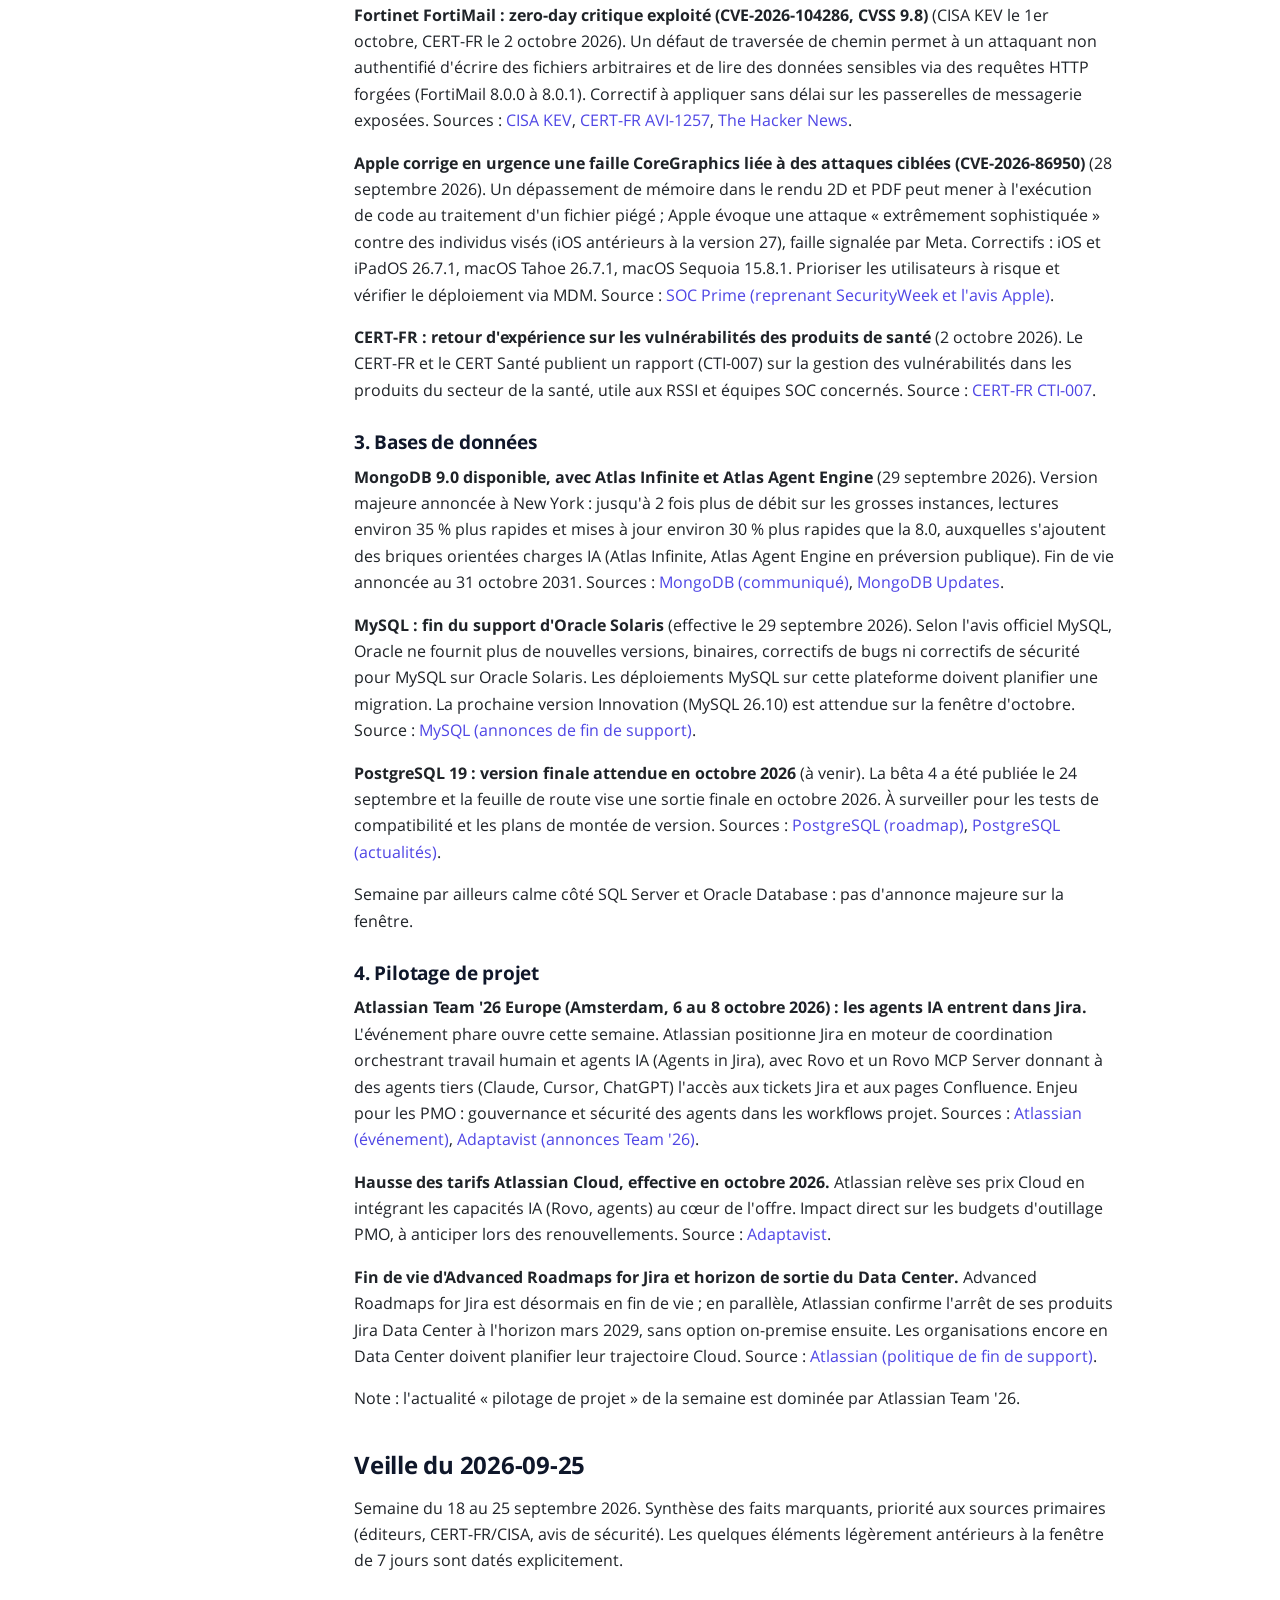
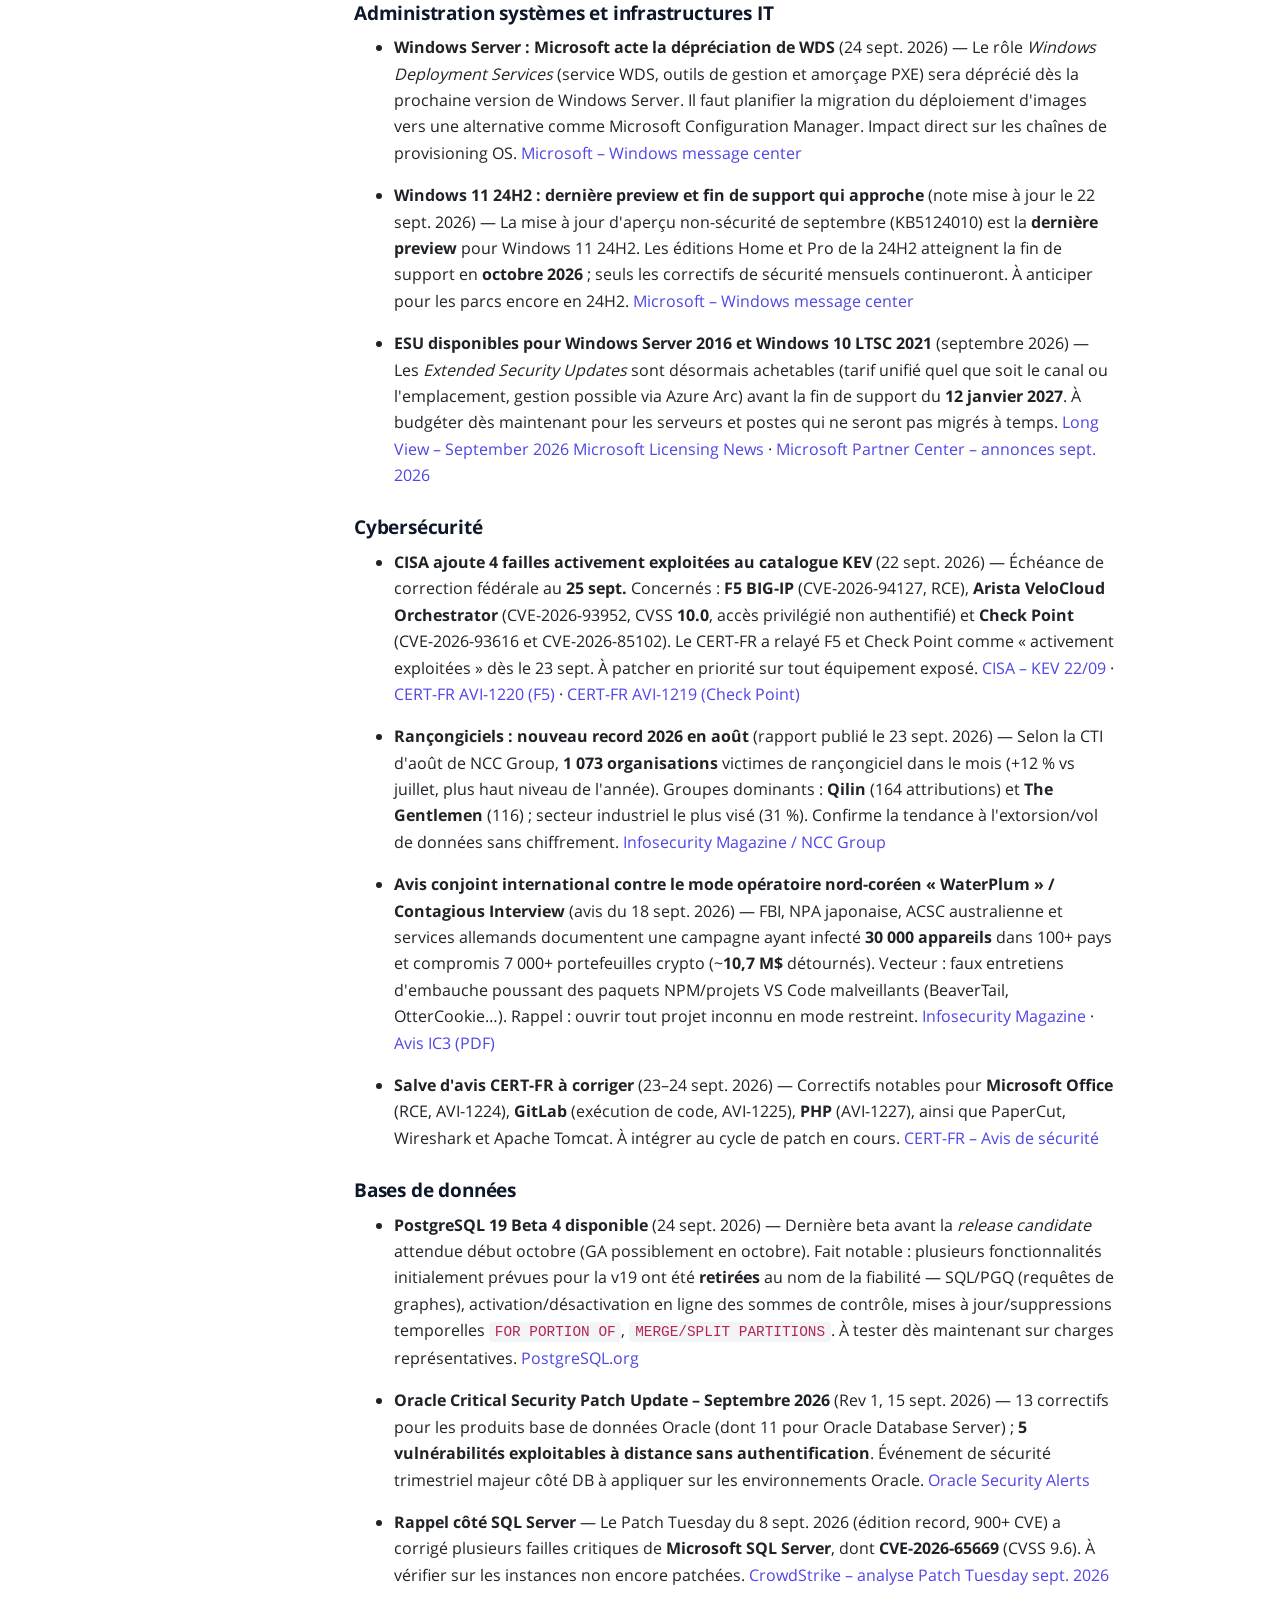
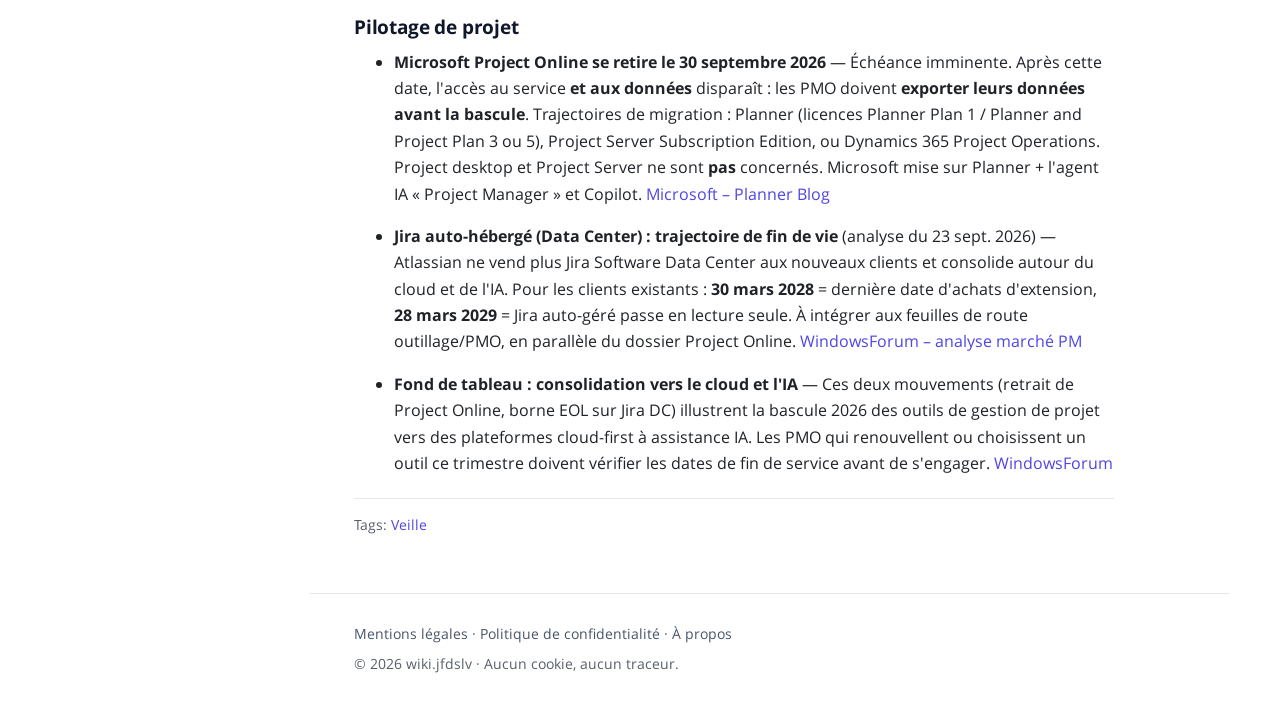
<file: wiki/veille-it/index.html>
<!DOCTYPE html>
<html lang="fr">
<head>
<title>Veille IT - jfdslv</title>
<meta charset="utf-8" />
<meta name="description" content="Synthèses de veille hebdomadaire : administration systèmes &amp; infrastructures, cybersécurité, bases de données, news intelligence artificielle. La…" />
<meta name="author" content="Wiki_Yellow" />
<meta name="generator" content="Datenstrom Yellow" />
<meta name="viewport" content="width=device-width, initial-scale=1" />
<link rel="stylesheet" type="text/css" media="all" href="/assets/stockholm.css" />
<link rel="icon" type="image/png" href="/assets/stockholm.png" />
</head>
<body>
<a class="skip-link" href="#contenu">Aller au contenu</a>
<div class="page layout-wiki">
<div class="header" role="banner">
<div class="sitename">
<p class="sitename-title"><a href="/"><i class="sitename-logo"></i>jfdslv</a></p>
</div>
<div class="sitename-banner"></div>
<div class="navigation" role="navigation" aria-label="Principale">
<ul>
<li><a href="/">Accueil</a></li>
<li><a class="active" aria-current="page" href="/wiki/">Wiki</a></li>
<li><a href="/about/">À propos</a></li>
</ul>
</div>
<div class="navigation-banner"></div>
</div>
<div class="content">
<div class="main" role="main" id="contenu" tabindex="-1">
<div class="entry tag-veille">
<div class="entry-title"><h1>Veille IT</h1></div>
<div class="entry-meta"><p>Dernière mise à jour le 19/10/2026</p></div>
<div class="entry-content"><p>Synthèses de veille hebdomadaire : administration systèmes &amp; infrastructures, cybersécurité, bases de données, news intelligence artificielle. La synthèse la plus récente est en haut.</p>

<!-- VEILLE:ENTRIES -->

<h2 id="veille-du-2026-10-19">Veille du 2026-10-19</h2>

<h3 id="administration-systèmes-infrastructures-it">Administration systèmes &amp; infrastructures IT</h3>

<ul>
<li><strong>[Microsoft 365]</strong> (2026-10-19): update. etc.</li>
</ul>

<h2 id="veille-du-2026-10-05">Veille du 2026-10-05</h2>

<p>Période couverte : 28 septembre au 5 octobre 2026. Priorité aux sources primaires (éditeurs, CERT-FR/ANSSI, CISA, avis CVE). Le complément Hacker News (top 50 des stories) a été passé en revue : aucun événement d'infrastructure, de cybersécurité ou de base de données à ajouter sur la fenêtre au-delà des sources citées ci-dessous.</p>

<h3 id="administration-systèmes-et-infrastructures-it">1. Administration systèmes et infrastructures IT</h3>

<p><strong>Windows 11 version 26H2 : sauvegarde des paramètres activée par défaut</strong> (30 septembre 2026). Avec le déploiement de la mise à jour 2026 (26H2), Microsoft active par défaut la stratégie de sauvegarde des paramètres Windows sur les appareils éligibles, sauf réglage explicite contraire de l'administrateur. Pour les parcs, cela devient une base de résilience : un poste réinitialisé, remplacé ou mis à niveau retrouve plus facilement ses réglages et sa liste d'applications du Store. Pilotable via Intune, GPO ou MDM. Source : <a href="https://learn.microsoft.com/en-us/windows/release-health/windows-message-center">Microsoft, Windows message center</a>.</p>

<p><strong>VMware : Broadcom pousse vSphere Foundation 9.1, fin du support de vSphere 8 en octobre 2027</strong> (28 septembre 2026). Un billet VMware chiffre l'intérêt économique de passer à VCF / vSphere Foundation 9.1, alors que le support général de vSphere 8 s'arrête en octobre 2027 et que les détails d'une nouvelle édition vSphere Standard sont attendus à VMware Explore (Francfort, mi-octobre). Les équipes sous VMware doivent arbitrer entre migration vers 9.1, renouvellement ou sortie. Sources : <a href="https://blogs.vmware.com/cloud-foundation/2026/09/28/the-cost-case-is-clear-infrastructure-economics-with-vmware-vsphere-foundation-9-1/">VMware Cloud Foundation blog</a>, <a href="https://www.crn.com/news/cloud/2026/vmware-vsphere-8-end-of-support-move-to-vcf-9-1-our-no-1-mission-execs-say">CRN</a>.</p>

<p><strong>Microsoft 365 : blocage des Exchange Web Services (EWS) pour les applications tierces</strong> (1er octobre 2026). Depuis le 1er octobre, Exchange Online bloque les requêtes EWS issues d'applications non-Microsoft ; Outlook, Teams et les autres produits Microsoft ne sont pas touchés. Les intégrations tierces encore sur EWS doivent basculer vers Microsoft Graph. Source : <a href="https://techcommunity.microsoft.com/t5/exchange-team-blog/retirement-of-exchange-web-services-in-exchange-online/ba-p/3924440">Microsoft, blog Exchange (retrait d'EWS)</a>.</p>

<p><strong>Autres échéances Microsoft d'octobre à anticiper.</strong> Retrait de l'interface des stratégies de risque (connexion et utilisateur) dans Entra ID Protection, à migrer vers l'accès conditionnel (1er octobre) ; bascule de l'authentification de partage externe SharePoint et OneDrive du code à usage unique vers Entra B2B (octobre) ; retrait de Microsoft Publisher (13 octobre). Source : <a href="https://github.com/admindroid-community/Microsoft365-Upcoming-Deprecations-and-Changes/blob/main/Microsoft%20365-%20Upcoming%20Changes%20and%20End-of-Support%20Milestones.md">suivi AdminDroid des changements M365 (références Message Center)</a>.</p>

<h3 id="cybersécurité">2. Cybersécurité</h3>

<p><strong>Citrix NetScaler ADC et Gateway : huit failles, deux zero-days exploités en exécution de code</strong> (CERT-FR le 28 septembre, CISA mise à jour le 2 octobre 2026). Citrix corrige huit vulnérabilités (CVE-2026-88771 à CVE-2026-88778). La CISA ajoute CVE-2026-88771 et CVE-2026-88772 à son catalogue KEV : deux failles critiques d'exécution de code à distance activement exploitées à l'échelle mondiale. Rechercher les indicateurs de compromission avant d'appliquer les correctifs, car la mise à jour peut faire perdre des traces forensiques. Sources : <a href="https://www.cert.ssi.gouv.fr/alerte/CERTFR-2026-ALE-011/">CERT-FR ALE-011</a>, <a href="https://www.cisa.gov/news-events/alerts/2026/09/27/critical-zero-day-vulnerabilities-exploited-citrix-netscaler-adc-gateway">CISA</a>.</p>

<p><strong>Cisco Catalyst SD-WAN Manager : contournement d'authentification critique exploité (CVE-2026-76504, CVSS 9.8)</strong> (avis Cisco du 30 septembre 2026). Une mauvaise gestion de l'encodage d'URI permet à un attaquant non authentifié d'obtenir un accès administrateur à l'API du Manager. Il s'agit du cinquième zero-day SD-WAN de Cisco en 2026 ; la faille a été ajoutée au KEV de la CISA le 30 septembre, avec remédiation fédérale exigée au 3 octobre. Sources : <a href="https://sec.cloudapps.cisco.com/security/center/content/CiscoSecurityAdvisory/cisco-sa-sdwan-webauth-xr8beuuU">avis Cisco</a>, <a href="https://www.bleepingcomputer.com/news/security/cisco-warns-of-new-sd-wan-authentication-bypass-zero-day-exploited-in-attacks/">BleepingComputer</a>.</p>

<p><strong>Fortinet FortiMail : zero-day critique exploité (CVE-2026-104286, CVSS 9.8)</strong> (CISA KEV le 1er octobre, CERT-FR le 2 octobre 2026). Un défaut de traversée de chemin permet à un attaquant non authentifié d'écrire des fichiers arbitraires et de lire des données sensibles via des requêtes HTTP forgées (FortiMail 8.0.0 à 8.0.1). Correctif à appliquer sans délai sur les passerelles de messagerie exposées. Sources : <a href="https://www.cisa.gov/news-events/alerts/2026/10/01/cisa-adds-one-known-exploited-vulnerability-catalog">CISA KEV</a>, <a href="https://www.cert.ssi.gouv.fr/avis/CERTFR-2026-AVI-1257/">CERT-FR AVI-1257</a>, <a href="https://thehackernews.com/2026/10/critical-fortimail-zero-day-flaw.html">The Hacker News</a>.</p>

<p><strong>Apple corrige en urgence une faille CoreGraphics liée à des attaques ciblées (CVE-2026-86950)</strong> (28 septembre 2026). Un dépassement de mémoire dans le rendu 2D et PDF peut mener à l'exécution de code au traitement d'un fichier piégé ; Apple évoque une attaque « extrêmement sophistiquée » contre des individus visés (iOS antérieurs à la version 27), faille signalée par Meta. Correctifs : iOS et iPadOS 26.7.1, macOS Tahoe 26.7.1, macOS Sequoia 15.8.1. Prioriser les utilisateurs à risque et vérifier le déploiement via MDM. Source : <a href="https://socprime.com/blog/cve-2026-86950-analysis/">SOC Prime (reprenant SecurityWeek et l'avis Apple)</a>.</p>

<p><strong>CERT-FR : retour d'expérience sur les vulnérabilités des produits de santé</strong> (2 octobre 2026). Le CERT-FR et le CERT Santé publient un rapport (CTI-007) sur la gestion des vulnérabilités dans les produits du secteur de la santé, utile aux RSSI et équipes SOC concernés. Source : <a href="https://www.cert.ssi.gouv.fr/cti/CERTFR-2026-CTI-007/">CERT-FR CTI-007</a>.</p>

<h3 id="bases-de-données">3. Bases de données</h3>

<p><strong>MongoDB 9.0 disponible, avec Atlas Infinite et Atlas Agent Engine</strong> (29 septembre 2026). Version majeure annoncée à New York : jusqu'à 2 fois plus de débit sur les grosses instances, lectures environ 35 % plus rapides et mises à jour environ 30 % plus rapides que la 8.0, auxquelles s'ajoutent des briques orientées charges IA (Atlas Infinite, Atlas Agent Engine en préversion publique). Fin de vie annoncée au 31 octobre 2031. Sources : <a href="https://www.mongodb.com/company/newsroom/press-releases/mongodb-launches-mongodb-9-0-the-best-version-ever-built-and-atlas-infinite-for-ai-scale-demand">MongoDB (communiqué)</a>, <a href="https://www.mongodb.com/products/updates/">MongoDB Updates</a>.</p>

<p><strong>MySQL : fin du support d'Oracle Solaris</strong> (effective le 29 septembre 2026). Selon l'avis officiel MySQL, Oracle ne fournit plus de nouvelles versions, binaires, correctifs de bugs ni correctifs de sécurité pour MySQL sur Oracle Solaris. Les déploiements MySQL sur cette plateforme doivent planifier une migration. La prochaine version Innovation (MySQL 26.10) est attendue sur la fenêtre d'octobre. Source : <a href="https://www.mysql.com/support/eol-notice.html">MySQL (annonces de fin de support)</a>.</p>

<p><strong>PostgreSQL 19 : version finale attendue en octobre 2026</strong> (à venir). La bêta 4 a été publiée le 24 septembre et la feuille de route vise une sortie finale en octobre 2026. À surveiller pour les tests de compatibilité et les plans de montée de version. Sources : <a href="https://www.postgresql.org/developer/roadmap/">PostgreSQL (roadmap)</a>, <a href="https://www.postgresql.org/about/news/postgresql-186-1711-1615-1519-1424-and-19-beta-3-released-3365/">PostgreSQL (actualités)</a>.</p>

<p>Semaine par ailleurs calme côté SQL Server et Oracle Database : pas d'annonce majeure sur la fenêtre.</p>

<h3 id="pilotage-de-projet">4. Pilotage de projet</h3>

<p><strong>Atlassian Team '26 Europe (Amsterdam, 6 au 8 octobre 2026) : les agents IA entrent dans Jira.</strong> L'événement phare ouvre cette semaine. Atlassian positionne Jira en moteur de coordination orchestrant travail humain et agents IA (Agents in Jira), avec Rovo et un Rovo MCP Server donnant à des agents tiers (Claude, Cursor, ChatGPT) l'accès aux tickets Jira et aux pages Confluence. Enjeu pour les PMO : gouvernance et sécurité des agents dans les workflows projet. Sources : <a href="https://events.atlassian.com/teameurope">Atlassian (événement)</a>, <a href="https://www.adaptavist.com/blog/accelerate-your-organisation-with-more-context-the-latest-announcements-from-atlassian-team-26">Adaptavist (annonces Team '26)</a>.</p>

<p><strong>Hausse des tarifs Atlassian Cloud, effective en octobre 2026.</strong> Atlassian relève ses prix Cloud en intégrant les capacités IA (Rovo, agents) au cœur de l'offre. Impact direct sur les budgets d'outillage PMO, à anticiper lors des renouvellements. Source : <a href="https://www.adaptavist.com/blog/atlassian-price-updates-effective-october-2026">Adaptavist</a>.</p>

<p><strong>Fin de vie d'Advanced Roadmaps for Jira et horizon de sortie du Data Center.</strong> Advanced Roadmaps for Jira est désormais en fin de vie ; en parallèle, Atlassian confirme l'arrêt de ses produits Jira Data Center à l'horizon mars 2029, sans option on-premise ensuite. Les organisations encore en Data Center doivent planifier leur trajectoire Cloud. Source : <a href="https://confluence.atlassian.com/support/atlassian-end-of-support-policy-201851003.html">Atlassian (politique de fin de support)</a>.</p>

<p>Note : l'actualité « pilotage de projet » de la semaine est dominée par Atlassian Team '26.</p>

<h2 id="veille-du-2026-09-25">Veille du 2026-09-25</h2>

<p>Semaine du 18 au 25 septembre 2026. Synthèse des faits marquants, priorité aux sources primaires (éditeurs, CERT-FR/CISA, avis de sécurité). Les quelques éléments légèrement antérieurs à la fenêtre de 7 jours sont datés explicitement.</p>

<h3 id="error-duplicate-heading">Administration systèmes et infrastructures IT</h3>

<ul>
<li><p><strong>Windows Server : Microsoft acte la dépréciation de WDS</strong> (24 sept. 2026) — Le rôle <em>Windows Deployment Services</em> (service WDS, outils de gestion et amorçage PXE) sera déprécié dès la prochaine version de Windows Server. Il faut planifier la migration du déploiement d'images vers une alternative comme Microsoft Configuration Manager. Impact direct sur les chaînes de provisioning OS. <a href="https://support.microsoft.com/servicing/os/windows/docs/2026/09/windows-deployment-services-deprecation-in-the-next-windows-server-release">Microsoft – Windows message center</a></p></li>
<li><p><strong>Windows 11 24H2 : dernière preview et fin de support qui approche</strong> (note mise à jour le 22 sept. 2026) — La mise à jour d'aperçu non-sécurité de septembre (KB5124010) est la <strong>dernière preview</strong> pour Windows 11 24H2. Les éditions Home et Pro de la 24H2 atteignent la fin de support en <strong>octobre 2026</strong> ; seuls les correctifs de sécurité mensuels continueront. À anticiper pour les parcs encore en 24H2. <a href="https://learn.microsoft.com/en-us/windows/release-health/windows-message-center">Microsoft – Windows message center</a></p></li>
<li><p><strong>ESU disponibles pour Windows Server 2016 et Windows 10 LTSC 2021</strong> (septembre 2026) — Les <em>Extended Security Updates</em> sont désormais achetables (tarif unifié quel que soit le canal ou l'emplacement, gestion possible via Azure Arc) avant la fin de support du <strong>12 janvier 2027</strong>. À budgéter dès maintenant pour les serveurs et postes qui ne seront pas migrés à temps. <a href="https://www.longviewsystems.com/blog/september-2026-microsoft-licensing-news/">Long View – September 2026 Microsoft Licensing News</a> · <a href="https://learn.microsoft.com/en-us/partner-center/announcements/2026-september">Microsoft Partner Center – annonces sept. 2026</a></p></li>
</ul>

<h3 id="error-duplicate-heading">Cybersécurité</h3>

<ul>
<li><p><strong>CISA ajoute 4 failles activement exploitées au catalogue KEV</strong> (22 sept. 2026) — Échéance de correction fédérale au <strong>25 sept.</strong> Concernés : <strong>F5 BIG-IP</strong> (CVE-2026-94127, RCE), <strong>Arista VeloCloud Orchestrator</strong> (CVE-2026-93952, CVSS <strong>10.0</strong>, accès privilégié non authentifié) et <strong>Check Point</strong> (CVE-2026-93616 et CVE-2026-85102). Le CERT-FR a relayé F5 et Check Point comme « activement exploitées » dès le 23 sept. À patcher en priorité sur tout équipement exposé. <a href="https://www.cisa.gov/news-events/alerts/2026/09/22/cisa-adds-four-known-exploited-vulnerabilities-catalog">CISA – KEV 22/09</a> · <a href="https://www.cert.ssi.gouv.fr/avis/CERTFR-2026-AVI-1220/">CERT-FR AVI-1220 (F5)</a> · <a href="https://www.cert.ssi.gouv.fr/avis/CERTFR-2026-AVI-1219/">CERT-FR AVI-1219 (Check Point)</a></p></li>
<li><p><strong>Rançongiciels : nouveau record 2026 en août</strong> (rapport publié le 23 sept. 2026) — Selon la CTI d'août de NCC Group, <strong>1 073 organisations</strong> victimes de rançongiciel dans le mois (+12 % vs juillet, plus haut niveau de l'année). Groupes dominants : <strong>Qilin</strong> (164 attributions) et <strong>The Gentlemen</strong> (116) ; secteur industriel le plus visé (31 %). Confirme la tendance à l'extorsion/vol de données sans chiffrement. <a href="https://www.infosecurity-magazine.com/news/ransomware-attacks-reach-record/">Infosecurity Magazine / NCC Group</a></p></li>
<li><p><strong>Avis conjoint international contre le mode opératoire nord-coréen « WaterPlum » / Contagious Interview</strong> (avis du 18 sept. 2026) — FBI, NPA japonaise, ACSC australienne et services allemands documentent une campagne ayant infecté <strong>30 000 appareils</strong> dans 100+ pays et compromis 7 000+ portefeuilles crypto (~<strong>10,7 M$</strong> détournés). Vecteur : faux entretiens d'embauche poussant des paquets NPM/projets VS Code malveillants (BeaverTail, OtterCookie…). Rappel : ouvrir tout projet inconnu en mode restreint. <a href="https://www.infosecurity-magazine.com/news/north-korean-waterplum-30000/">Infosecurity Magazine</a> · <a href="https://www.ic3.gov/CSA/2026/260918.pdf">Avis IC3 (PDF)</a></p></li>
<li><p><strong>Salve d'avis CERT-FR à corriger</strong> (23–24 sept. 2026) — Correctifs notables pour <strong>Microsoft Office</strong> (RCE, AVI-1224), <strong>GitLab</strong> (exécution de code, AVI-1225), <strong>PHP</strong> (AVI-1227), ainsi que PaperCut, Wireshark et Apache Tomcat. À intégrer au cycle de patch en cours. <a href="https://www.cert.ssi.gouv.fr/avis/">CERT-FR – Avis de sécurité</a></p></li>
</ul>

<h3 id="error-duplicate-heading">Bases de données</h3>

<ul>
<li><p><strong>PostgreSQL 19 Beta 4 disponible</strong> (24 sept. 2026) — Dernière beta avant la <em>release candidate</em> attendue début octobre (GA possiblement en octobre). Fait notable : plusieurs fonctionnalités initialement prévues pour la v19 ont été <strong>retirées</strong> au nom de la fiabilité — SQL/PGQ (requêtes de graphes), activation/désactivation en ligne des sommes de contrôle, mises à jour/suppressions temporelles <code>FOR PORTION OF</code>, <code>MERGE/SPLIT PARTITIONS</code>. À tester dès maintenant sur charges représentatives. <a href="https://www.postgresql.org/about/news/postgresql-19-beta-4-released-3386/">PostgreSQL.org</a></p></li>
<li><p><strong>Oracle Critical Security Patch Update – Septembre 2026</strong> (Rev 1, 15 sept. 2026) — 13 correctifs pour les produits base de données Oracle (dont 11 pour Oracle Database Server) ; <strong>5 vulnérabilités exploitables à distance sans authentification</strong>. Événement de sécurité trimestriel majeur côté DB à appliquer sur les environnements Oracle. <a href="https://www.oracle.com/security-alerts/cspusep2026.html">Oracle Security Alerts</a></p></li>
<li><p><strong>Rappel côté SQL Server</strong> — Le Patch Tuesday du 8 sept. 2026 (édition record, 900+ CVE) a corrigé plusieurs failles critiques de <strong>Microsoft SQL Server</strong>, dont <strong>CVE-2026-65669</strong> (CVSS 9.6). À vérifier sur les instances non encore patchées. <a href="https://www.crowdstrike.com/en-us/blog/patch-tuesday-analysis-september-2026/">CrowdStrike – analyse Patch Tuesday sept. 2026</a></p></li>
</ul>

<h3 id="error-duplicate-heading">Pilotage de projet</h3>

<ul>
<li><p><strong>Microsoft Project Online se retire le 30 septembre 2026</strong> — Échéance imminente. Après cette date, l'accès au service <strong>et aux données</strong> disparaît : les PMO doivent <strong>exporter leurs données avant la bascule</strong>. Trajectoires de migration : Planner (licences Planner Plan 1 / Planner and Project Plan 3 ou 5), Project Server Subscription Edition, ou Dynamics 365 Project Operations. Project desktop et Project Server ne sont <strong>pas</strong> concernés. Microsoft mise sur Planner + l'agent IA « Project Manager » et Copilot. <a href="https://techcommunity.microsoft.com/blog/plannerblog/microsoft-project-online-is-retiring-what-you-need-to-know/4450558">Microsoft – Planner Blog</a></p></li>
<li><p><strong>Jira auto-hébergé (Data Center) : trajectoire de fin de vie</strong> (analyse du 23 sept. 2026) — Atlassian ne vend plus Jira Software Data Center aux nouveaux clients et consolide autour du cloud et de l'IA. Pour les clients existants : <strong>30 mars 2028</strong> = dernière date d'achats d'extension, <strong>28 mars 2029</strong> = Jira auto-géré passe en lecture seule. À intégrer aux feuilles de route outillage/PMO, en parallèle du dossier Project Online. <a href="https://windowsforum.com/news/microsoft-project-online-retires-september-30-2026-ending-pwa-access.445609/">WindowsForum – analyse marché PM</a></p></li>
<li><p><strong>Fond de tableau : consolidation vers le cloud et l'IA</strong> — Ces deux mouvements (retrait de Project Online, borne EOL sur Jira DC) illustrent la bascule 2026 des outils de gestion de projet vers des plateformes cloud-first à assistance IA. Les PMO qui renouvellent ou choisissent un outil ce trimestre doivent vérifier les dates de fin de service avant de s'engager. <a href="https://windowsforum.com/news/microsoft-project-online-retires-september-30-2026-ending-pwa-access.445609/">WindowsForum</a></p></li>
</ul>
</div>
<div class="entry-tags">
<p>Tags: <a href="/wiki/tag:veille/">Veille</a></p>
</div>
</div>
</div>
</div>
<div class="footer" role="contentinfo">
<div class="siteinfo">
<p><a href="/mentions-legales/">Mentions légales</a> · <a href="/confidentialite/">Politique de confidentialité</a> · <a href="/about/">À propos</a></p>

<p>© 2026 wiki.jfdslv · Aucun cookie, aucun traceur.</p>
</div>
<div class="siteinfo-banner"></div>
</div>
</div>
</body>
</html>
</file>
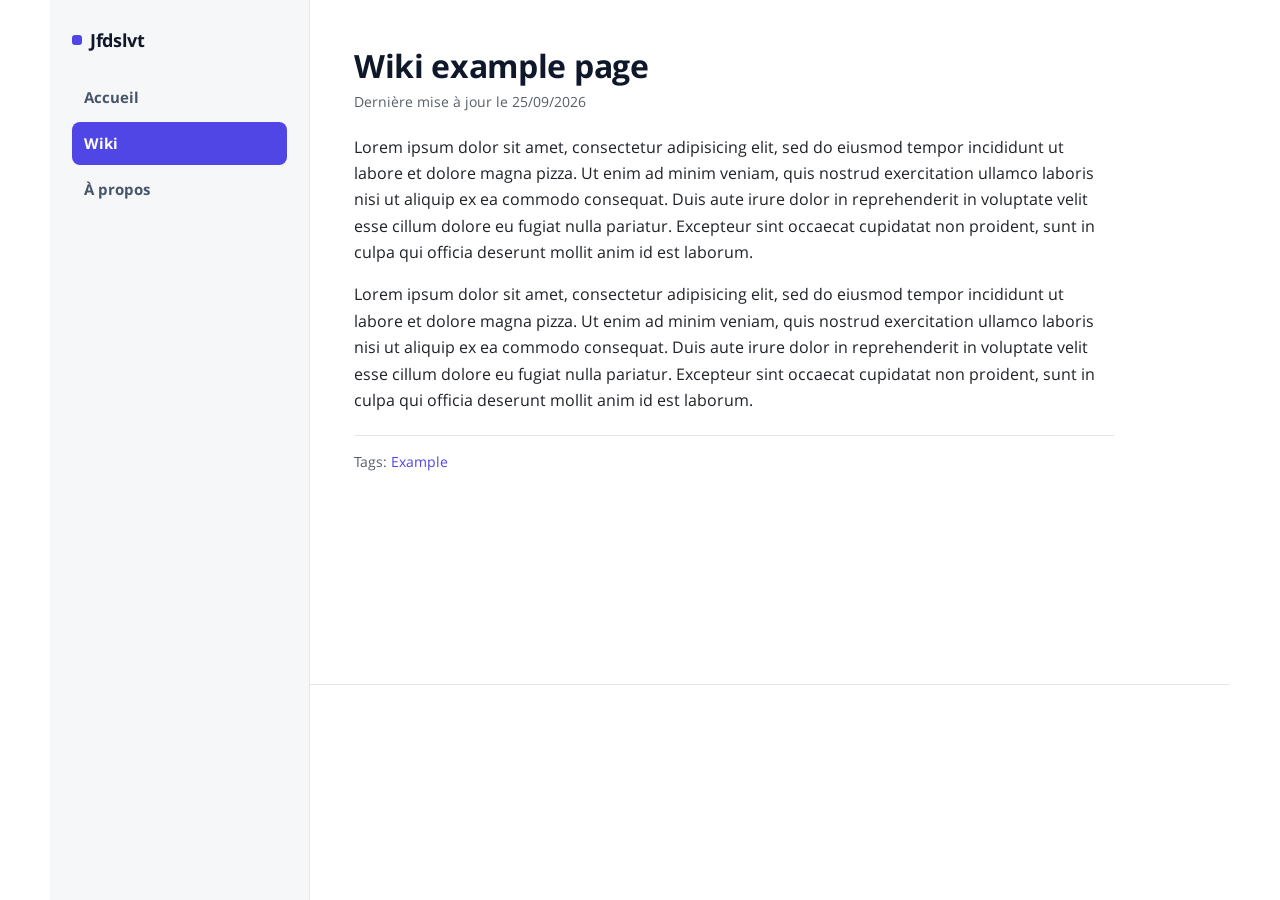
<file: wiki/wiki-example-page/index.html>
<!DOCTYPE html>
<html lang="fr">
<head>
<title>Wiki example page - Jfdslvt</title>
<meta charset="utf-8" />
<meta name="description" content="Lorem ipsum dolor sit amet, consectetur adipisicing elit, sed do eiusmod tempor incididunt ut labore et dolore magna pizza. Ut enim ad minim veniam,…" />
<meta name="author" content="Wiki_Yellow" />
<meta name="generator" content="Datenstrom Yellow" />
<meta name="viewport" content="width=device-width, initial-scale=1" />
<link rel="stylesheet" type="text/css" media="all" href="/assets/stockholm.css" />
<link rel="icon" type="image/png" href="/assets/stockholm.png" />
</head>
<body>
<div class="page layout-wiki">
<div class="header" role="banner">
<div class="sitename">
<h1><a href="/"><i class="sitename-logo"></i>Jfdslvt</a></h1>
</div>
<div class="sitename-banner"></div>
<div class="navigation" role="navigation" aria-label="Principale">
<ul>
<li><a href="/">Accueil</a></li>
<li><a class="active" aria-current="page" href="/wiki/">Wiki</a></li>
<li><a href="/about/">À propos</a></li>
</ul>
</div>
<div class="navigation-banner"></div>
</div>
<div class="content">
<div class="main" role="main">
<div class="entry tag-example">
<div class="entry-title"><h1>Wiki example page</h1></div>
<div class="entry-meta"><p>Dernière mise à jour le 25/09/2026</p></div>
<div class="entry-content"><p>Lorem ipsum dolor sit amet, consectetur adipisicing elit, sed do eiusmod tempor incididunt ut labore et dolore magna pizza. Ut enim ad minim veniam, quis nostrud exercitation ullamco laboris nisi ut aliquip ex ea commodo consequat. Duis aute irure dolor in reprehenderit in voluptate velit esse cillum dolore eu fugiat nulla pariatur. Excepteur sint occaecat cupidatat non proident, sunt in culpa qui officia deserunt mollit anim id est laborum.</p>

<p>Lorem ipsum dolor sit amet, consectetur adipisicing elit, sed do eiusmod tempor incididunt ut labore et dolore magna pizza. Ut enim ad minim veniam, quis nostrud exercitation ullamco laboris nisi ut aliquip ex ea commodo consequat. Duis aute irure dolor in reprehenderit in voluptate velit esse cillum dolore eu fugiat nulla pariatur. Excepteur sint occaecat cupidatat non proident, sunt in culpa qui officia deserunt mollit anim id est laborum.</p>
</div>
<div class="entry-tags">
<p>Tags: <a href="/wiki/tag:example/">Example</a></p>
</div>
</div>
</div>
</div>
<div class="footer" role="contentinfo">
<div class="siteinfo">
</div>
<div class="siteinfo-banner"></div>
</div>
</div>
</body>
</html>
</file>
<file: assets/stockholm.css>
/* Stockholm extension, https://github.com/annaesvensson/yellow-stockholm */
/* Redesign "Docs clair" — mise en page laterale, lecture confortable, contrastes WCAG 2.1 AA. */

/* Colors and fonts */

:root {
    --bg: #ffffff;
    --bg-sidebar: #f6f7f9;
    --bg-soft: #f3f4f6;
    --code-bg: #f3f4f6;
    --important-bg: #eef4ff;
    --heading: #0f172a;
    --text: #1f2328;
    --muted: #57606a;
    --code: #b4245b;
    --link: #4f46e5;
    --link-hover: #4338ca;
    --accent: #4f46e5;
    --on-accent: #ffffff;
    --blockquote-accent: #4f46e5;
    --important-accent: #4f46e5;
    --separator: #e5e7eb;
    --border: #e5e7eb;
    --sidebar-link: #475569;
    --sidebar-hover-bg: #eceef2;
    --font: "Open Sans", Helvetica, Arial, sans-serif;
    --monospace-font: Consolas, Menlo, Courier, monospace;
    --reading-width: 760px;
    --sidebar-width: 260px;
}
@font-face {
    font-family: "Open Sans";
    font-style: normal;
    font-weight: 300;
    font-display: swap;
    src: url(stockholm-opensans-light.woff) format("woff");
}
@font-face {
    font-family: "Open Sans";
    font-style: normal;
    font-weight: 400;
    font-display: swap;
    src: url(stockholm-opensans-regular.woff) format("woff");
}
@font-face {
    font-family: "Open Sans";
    font-style: normal;
    font-weight: 700;
    font-display: swap;
    src: url(stockholm-opensans-bold.woff) format("woff");
}

/* General */

*, *::before, *::after {
    box-sizing: border-box;
}
html, body, div, form, pre, span, tr, th, td, img {
    margin: 0;
    padding: 0;
    border: 0;
    vertical-align: baseline;
}
body {
    margin: 0;
    background-color: var(--bg);
    color: var(--text);
    font-family: var(--font);
    font-size: 1em;
    font-weight: 400;
    line-height: 1.65;
    -webkit-font-smoothing: antialiased;
    text-rendering: optimizeLegibility;
}
h1, h2, h3, h4, h5, h6 {
    color: var(--heading);
    font-weight: 700;
    line-height: 1.25;
    letter-spacing: -0.01em;
}
h1 { font-size: 2em; }
h2 { font-size: 1.5em; }
h3 { font-size: 1.2em; }
hr {
    height: 1px;
    margin: 2em 0;
    background: var(--separator);
    border: 0;
}
strong { font-weight: 700; }
code { font-size: 1.05em; }
a {
    color: var(--link);
    text-decoration: none;
}
a:hover {
    color: var(--link-hover);
    text-decoration: underline;
}

/* Keyboard focus — visible for accessibility (RGAA / WCAG 2.4.7) */
a:focus-visible,
.btn:focus-visible,
.form-control:focus-visible,
summary:focus-visible,
.navigation a:focus-visible {
    outline: 3px solid var(--accent);
    outline-offset: 2px;
    border-radius: 4px;
}

/* Skip link — keyboard users jump straight to content */
.skip-link {
    position: absolute;
    left: -9999px;
    top: 0;
    z-index: 1000;
    background: var(--accent);
    color: var(--on-accent);
    padding: 10px 16px;
    border-radius: 0 0 8px 0;
    font-weight: 600;
    text-decoration: none;
}
.skip-link:focus {
    left: 0;
}

/* Page shell — sidebar + main + footer grid */

.page {
    display: grid;
    grid-template-columns: var(--sidebar-width) minmax(0, 1fr);
    grid-template-areas:
        "sidebar main"
        "sidebar footer";
    max-width: 1180px;
    margin: 0 auto;
    min-height: 100vh;
}

/* Header = left sidebar */

.header {
    grid-area: sidebar;
    position: sticky;
    top: 0;
    align-self: start;
    height: 100vh;
    overflow-y: auto;
    display: flex;
    flex-direction: column;
    gap: 24px;
    padding: 28px 22px;
    background: var(--bg-sidebar);
    border-right: 1px solid var(--border);
}
.header .sitename {
    display: block;
}
.header .sitename h1,
.header .sitename-title {
    margin: 0;
    font-size: 1.15em;
    font-weight: 700;
    letter-spacing: -0.02em;
    line-height: 1.3;
}
.header .sitename h1 a,
.header .sitename-title a {
    display: flex;
    align-items: center;
    gap: 8px;
    color: var(--heading);
    text-decoration: none;
}
.header .sitename h1 a:hover,
.header .sitename-title a:hover {
    color: var(--link);
    text-decoration: none;
}
.header .sitename-logo {
    display: inline-block;
    width: 10px;
    height: 10px;
    border-radius: 3px;
    background: var(--accent);
    flex: none;
}
.header .sitename p {
    margin-top: 0.4em;
    color: var(--muted);
    font-size: 0.9em;
}
.sitename-banner,
.navigation-banner {
    display: none;
}

/* Navigation — vertical list in the sidebar */

.navigation {
    display: block;
}
.navigation ul {
    margin: 0;
    padding: 0;
    list-style: none;
    display: flex;
    flex-direction: column;
    gap: 3px;
}
.navigation li {
    display: block;
}
.navigation a {
    display: block;
    color: var(--sidebar-link);
    text-decoration: none;
    font-size: 0.95em;
    font-weight: 600;
    padding: 9px 12px;
    border-radius: 8px;
}
.navigation a:hover {
    background: var(--sidebar-hover-bg);
    color: var(--heading);
    text-decoration: none;
}
.navigation a.active,
.navigation li a.active {
    background: var(--accent);
    color: var(--on-accent);
}

/* Content */

.content {
    grid-area: main;
    padding: 40px 44px;
    min-width: 0;
}
.main {
    max-width: var(--reading-width);
}
.content h1 {
    margin: 0.2em 0 0.6em;
}
.content h2 {
    margin: 1.6em 0 0.6em;
}
.content h3 {
    margin: 1.4em 0 0.5em;
}
.content p,
.content ul,
.content ol {
    margin: 0 0 1em;
}
.content h1 a { color: var(--heading); }
.content h1 a:hover { color: var(--heading); text-decoration: none; }
.content img {
    max-width: 100%;
    height: auto;
}
.content form {
    margin: 1em 0;
}
.content table {
    border-spacing: 0;
    border-collapse: collapse;
    margin: 1em 0;
    width: 100%;
}
.content th:not([align]) {
    text-align: left;
}
.content th,
.content td {
    padding: 0.5em 0.8em;
    border-bottom: 1px solid var(--separator);
}
.content th {
    border-bottom: 2px solid var(--border);
    font-weight: 700;
}
.content code,
.content pre {
    font-family: var(--monospace-font);
    font-size: 90%;
}
.content code {
    padding: 0.15em 0.4em;
    margin: 0;
    background-color: var(--code-bg);
    color: var(--code);
    border-radius: 4px;
}
.content pre > code {
    padding: 0;
    margin: 0;
    white-space: pre;
    background: transparent;
    color: inherit;
    border: 0;
    font-size: inherit;
}
.content pre {
    padding: 1em 1.2em;
    overflow: auto;
    line-height: 1.5;
    background-color: #0f172a;
    color: #e2e8f0;
    border-radius: 10px;
}
.content blockquote {
    margin: 1.2em 0;
    padding: 0.6em 1.1em;
    color: var(--text);
    font-weight: 400;
    background: #f5f5ff;
    border-left: 4px solid var(--blockquote-accent);
    border-radius: 0 8px 8px 0;
}
.content blockquote p { margin: 0; }
.content details {
    margin: 1em 0;
    padding: 0.4em 0.9em;
    background: var(--bg-soft);
    border-radius: 8px;
}
.content details summary {
    margin: inherit;
    cursor: pointer;
    font-weight: 600;
}
.content details > * {
    margin: 1em 0 1em 1em;
}
.content .important {
    margin: 1.2em 0;
    padding: 0.9em 1.1em;
    background-color: var(--important-bg);
    border-left: 6px solid var(--important-accent);
    border-radius: 0 8px 8px 0;
}
.content .flexible {
    position: relative;
    padding-top: 0;
    padding-bottom: 56.25%;
}
.content .flexible iframe {
    position: absolute;
    top: 0;
    left: 0;
    width: 100%;
    height: 100%;
}
.content .task-list-item {
    list-style-type: none;
}
.content .task-list-item input {
    margin: 0 0.2em 0.25em -1.75em;
    vertical-align: middle;
}
.content .toc {
    margin: 0;
    padding: 0;
    list-style: none;
}

/* Wiki — page list, tag list, entries */

.content .wikipages ul,
.content .wikilinks ul {
    margin: 0;
    padding: 0;
    list-style: none;
    display: grid;
    gap: 10px;
}
.content .wikipages li a,
.content .wikilinks li a {
    display: block;
    padding: 14px 16px;
    background: var(--bg);
    color: var(--heading);
    font-weight: 600;
    text-decoration: none;
    border: 1px solid var(--border);
    border-radius: 12px;
    box-shadow: 0 1px 2px rgba(16, 24, 40, 0.04);
}
.content .wikipages li a:hover,
.content .wikilinks li a:hover {
    border-color: #c7ccff;
    box-shadow: 0 4px 14px rgba(79, 70, 229, 0.10);
    color: var(--link-hover);
}
.content .wikitags ul {
    margin: 0;
    padding: 0;
    list-style: none;
    display: flex;
    flex-wrap: wrap;
    gap: 8px;
}
.content .wikitags li a {
    display: inline-block;
    padding: 5px 13px;
    background: var(--bg-soft);
    color: var(--sidebar-link);
    font-size: 0.9em;
    text-decoration: none;
    border-radius: 999px;
}
.content .wikitags li a:hover {
    background: #e4e7ec;
    color: var(--heading);
}
.entry {
    margin-bottom: 1em;
}
.entry-title h1 {
    margin-bottom: 0.1em;
}
.entry-meta p {
    margin: 0 0 1.4em;
    color: var(--muted);
    font-size: 0.9em;
}
.entry-tags {
    margin-top: 1.5em;
    padding-top: 1em;
    border-top: 1px solid var(--separator);
    color: var(--muted);
    font-size: 0.9em;
}
.entry-tags a {
    color: var(--link);
}

/* Pagination */

.content .pagination {
    margin: 2em 0 0;
    padding-top: 1em;
    border-top: 1px solid var(--separator);
}
.content .previousnext .previous,
.content .pagination .previous {
    margin-right: 1em;
}

/* Image helpers */

.content .left { float: left; margin: 0 1em 0 0; }
.content .center { display: block; margin: 0 auto; }
.content .right { float: right; margin: 0 0 0 1em; }
.content .rounded { border-radius: 10px; }

/* Footer */

.footer {
    grid-area: footer;
    margin: 0;
    padding: 22px 44px 40px;
    border-top: 1px solid var(--border);
}
.footer .siteinfo {
    color: var(--muted);
    font-size: 0.9em;
    line-height: 1.7;
}
.footer .siteinfo a {
    color: var(--sidebar-link);
    text-decoration: none;
}
.footer .siteinfo a:hover {
    color: var(--link);
    text-decoration: underline;
}
.footer .siteinfo p { margin: 0.4em 0 0; }
.footer .siteinfo-banner { clear: both; }

/* Forms and buttons */

.form-control {
    margin: 0;
    padding: 6px 10px;
    display: inline-block;
    min-width: 7em;
    background-color: var(--bg);
    color: var(--text);
    border: 1px solid var(--border);
    border-radius: 8px;
    font-size: 0.95em;
    font-family: inherit;
    font-weight: normal;
    line-height: normal;
}
.btn {
    margin: 0;
    padding: 9px 20px;
    display: inline-block;
    min-width: 7em;
    background-color: var(--accent);
    color: var(--on-accent);
    border: 1px solid var(--accent);
    border-radius: 8px;
    font-size: 0.95em;
    font-family: inherit;
    font-weight: 600;
    line-height: 1;
    text-align: center;
    text-decoration: none;
    cursor: pointer;
    box-sizing: border-box;
}
.btn:hover,
.btn:focus,
.btn:active {
    background-color: var(--link-hover);
    border-color: var(--link-hover);
    color: var(--on-accent);
    text-decoration: none;
}

/* Responsive */

@media screen and (max-width: 860px) {
    .page {
        grid-template-columns: 1fr;
        grid-template-areas:
            "sidebar"
            "main"
            "footer";
        max-width: 720px;
    }
    .header {
        position: static;
        height: auto;
        overflow: visible;
        flex-direction: column;
        gap: 16px;
        border-right: 0;
        border-bottom: 1px solid var(--border);
        padding: 18px 22px;
    }
    .navigation ul {
        flex-direction: row;
        flex-wrap: wrap;
        gap: 6px;
    }
    .content {
        padding: 28px 22px;
    }
    .footer {
        padding: 20px 22px 36px;
    }
}
@media screen and (max-width: 32em) {
    body { font-size: 0.95em; }
    .content h1, .entry-title h1 { font-size: 1.6em; }
    .content h2 { font-size: 1.3em; }
}

@media print {
    .header, .skip-link { display: none; }
    .page {
        display: block;
        max-width: none;
    }
    .content { padding: 0; }
    a { color: #000; }
}

/* Custom */
</file>
